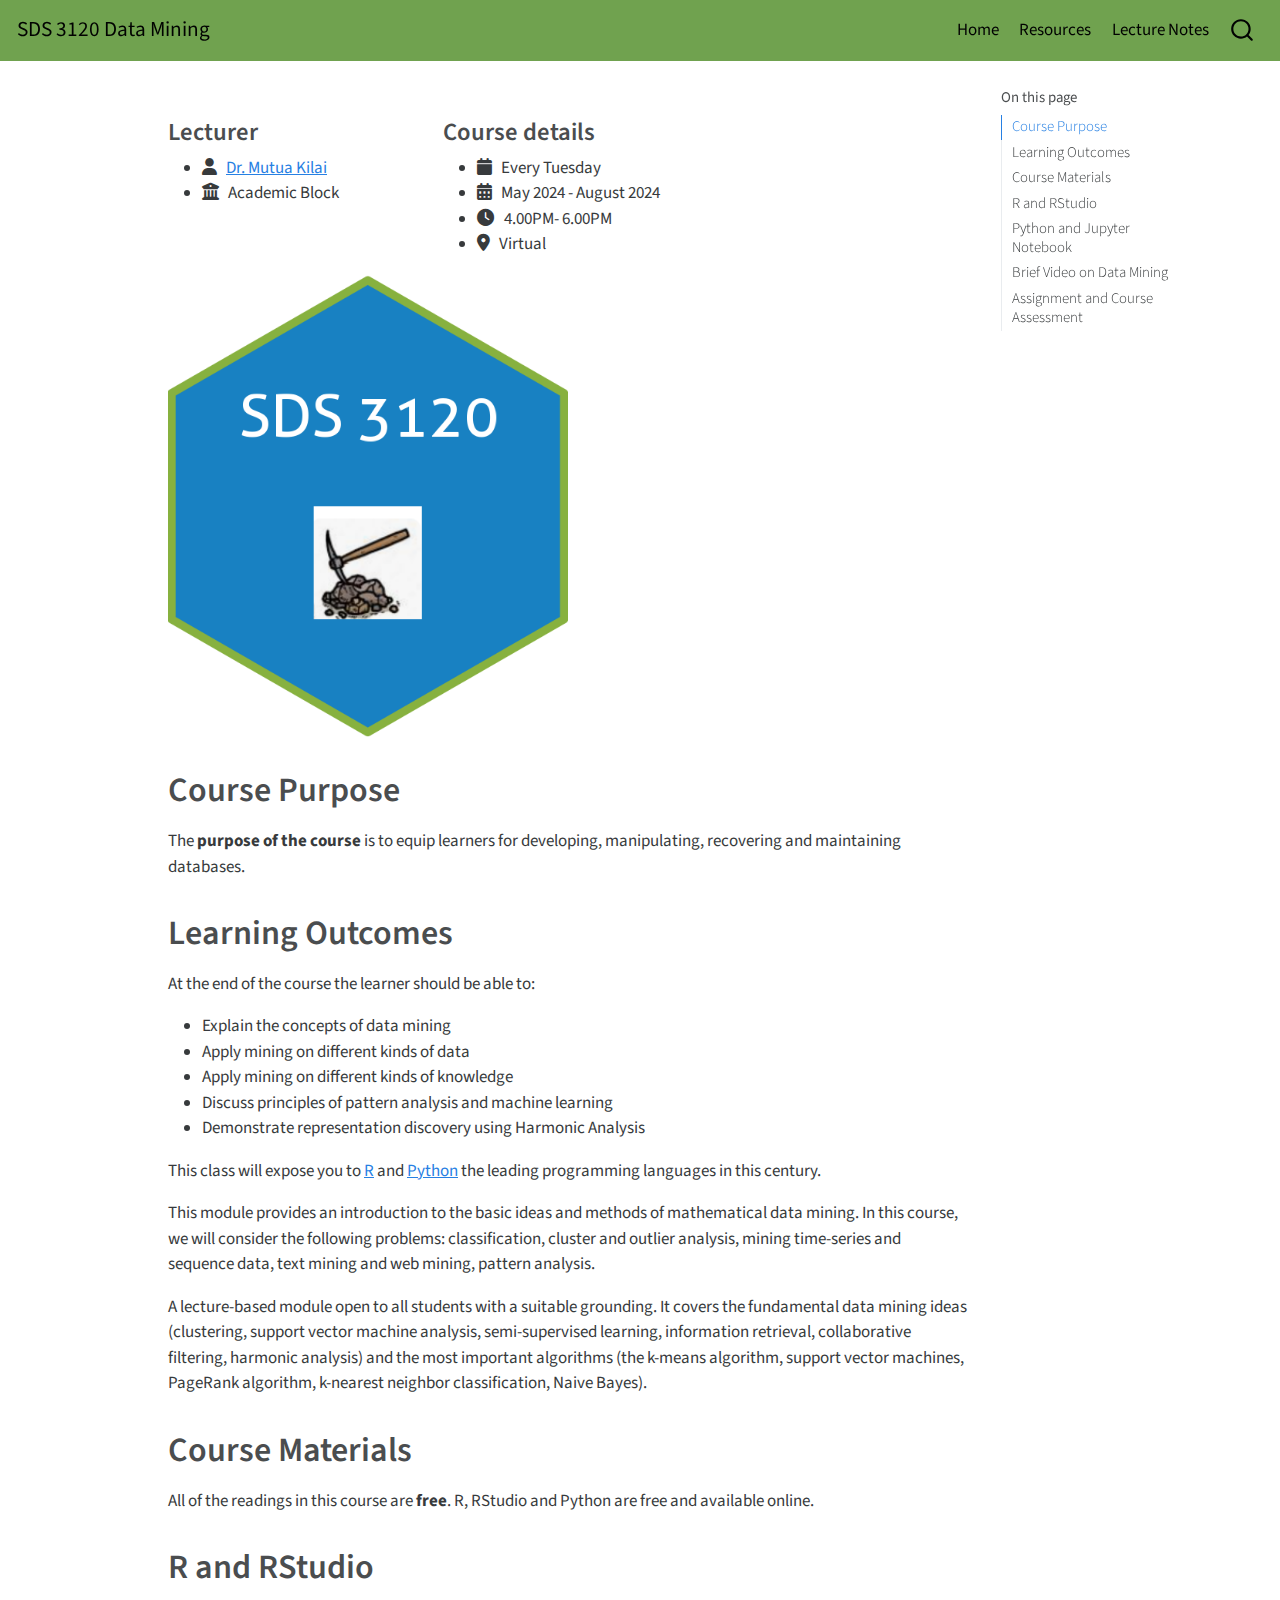
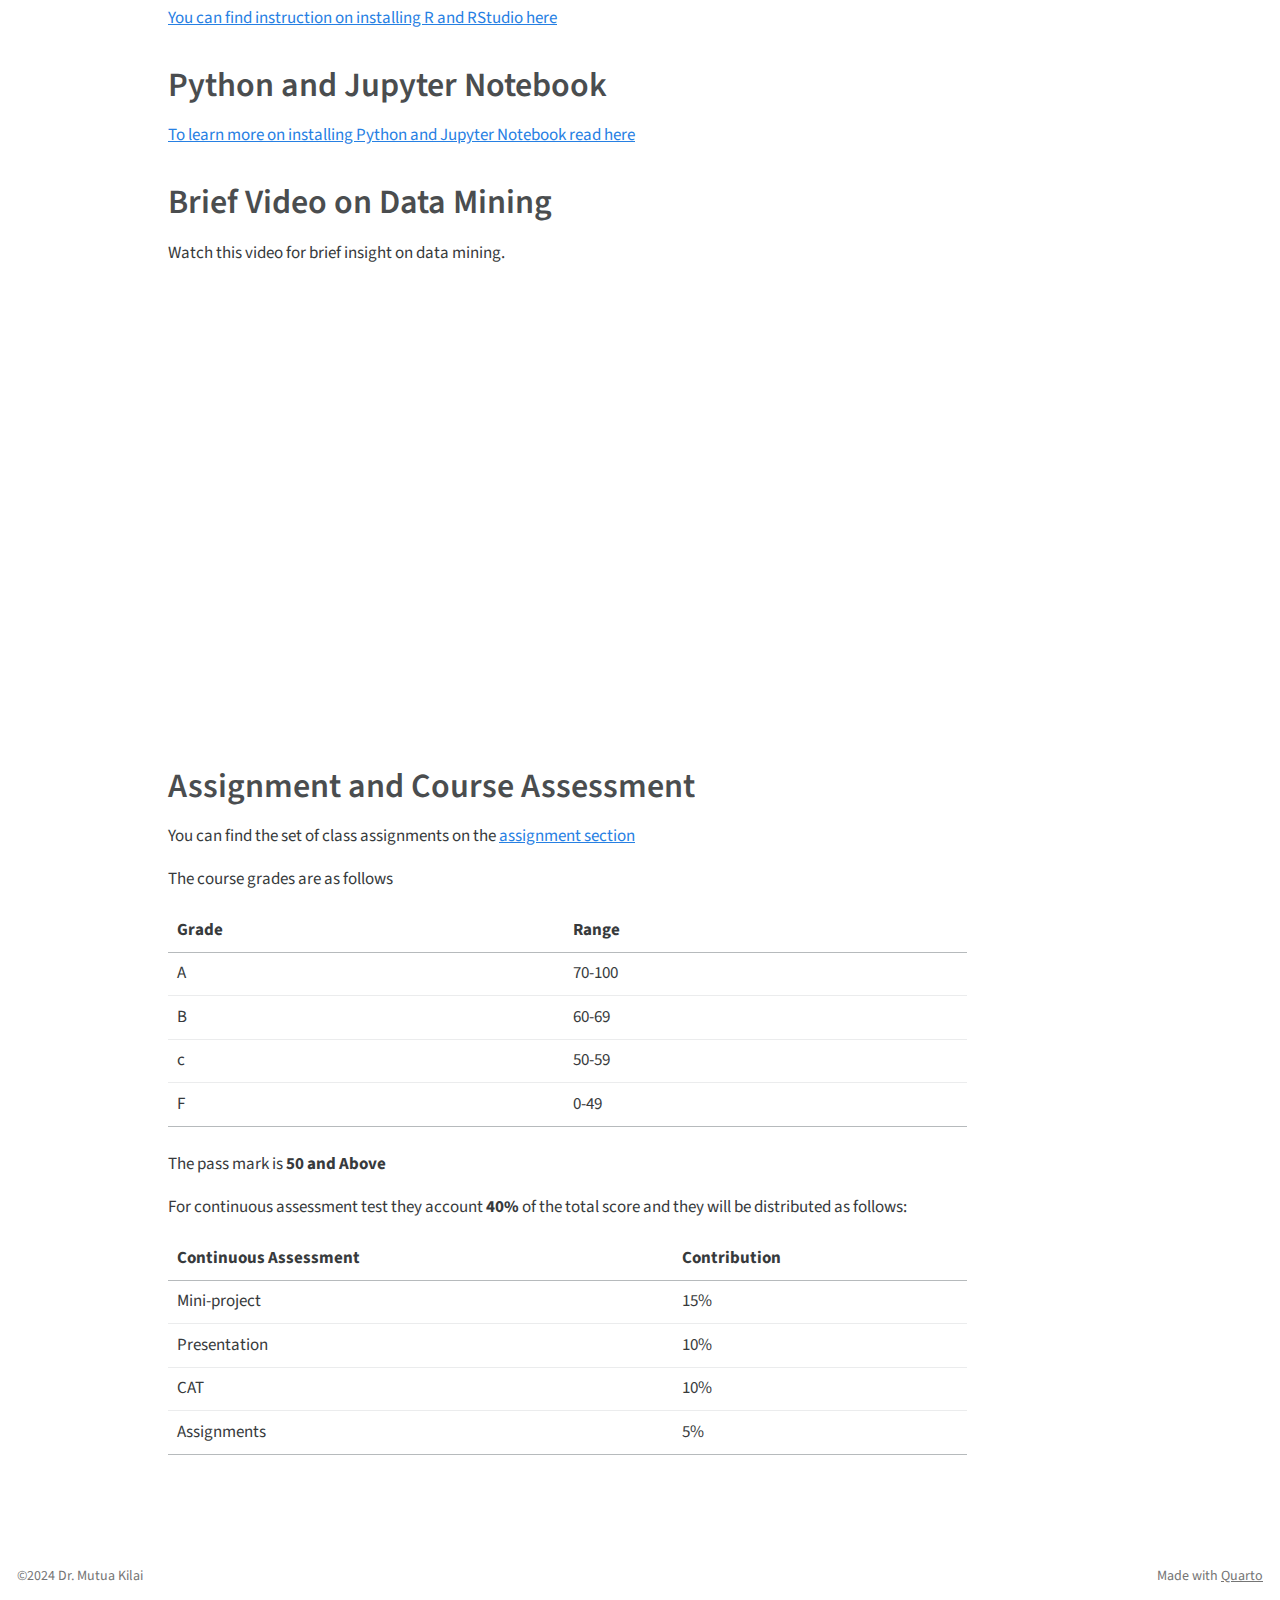
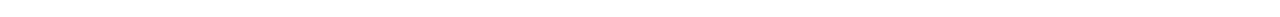
<file: docs/index.html>
<!DOCTYPE html>
<html xmlns="http://www.w3.org/1999/xhtml" lang="en" xml:lang="en"><head>

<meta charset="utf-8">
<meta name="generator" content="quarto-1.3.450">

<meta name="viewport" content="width=device-width, initial-scale=1.0, user-scalable=yes">


<title>SDS 3120 Data Mining -</title>
<style>
code{white-space: pre-wrap;}
span.smallcaps{font-variant: small-caps;}
div.columns{display: flex; gap: min(4vw, 1.5em);}
div.column{flex: auto; overflow-x: auto;}
div.hanging-indent{margin-left: 1.5em; text-indent: -1.5em;}
ul.task-list{list-style: none;}
ul.task-list li input[type="checkbox"] {
  width: 0.8em;
  margin: 0 0.8em 0.2em -1em; /* quarto-specific, see https://github.com/quarto-dev/quarto-cli/issues/4556 */ 
  vertical-align: middle;
}
</style>


<script src="site_libs/quarto-nav/quarto-nav.js"></script>
<script src="site_libs/quarto-nav/headroom.min.js"></script>
<script src="site_libs/clipboard/clipboard.min.js"></script>
<script src="site_libs/quarto-search/autocomplete.umd.js"></script>
<script src="site_libs/quarto-search/fuse.min.js"></script>
<script src="site_libs/quarto-search/quarto-search.js"></script>
<meta name="quarto:offset" content="./">
<link href="./files/imgfile.png" rel="icon" type="image/png">
<script src="site_libs/quarto-html/quarto.js"></script>
<script src="site_libs/quarto-html/popper.min.js"></script>
<script src="site_libs/quarto-html/tippy.umd.min.js"></script>
<script src="site_libs/quarto-html/anchor.min.js"></script>
<link href="site_libs/quarto-html/tippy.css" rel="stylesheet">
<link href="site_libs/quarto-html/quarto-syntax-highlighting.css" rel="stylesheet" id="quarto-text-highlighting-styles">
<script src="site_libs/bootstrap/bootstrap.min.js"></script>
<link href="site_libs/bootstrap/bootstrap-icons.css" rel="stylesheet">
<link href="site_libs/bootstrap/bootstrap.min.css" rel="stylesheet" id="quarto-bootstrap" data-mode="light">
<link href="site_libs/quarto-contrib/fontawesome6-0.1.0/all.css" rel="stylesheet">
<link href="site_libs/quarto-contrib/fontawesome6-0.1.0/latex-fontsize.css" rel="stylesheet">
<script id="quarto-search-options" type="application/json">{
  "location": "navbar",
  "copy-button": false,
  "collapse-after": 3,
  "panel-placement": "end",
  "type": "overlay",
  "limit": 20,
  "language": {
    "search-no-results-text": "No results",
    "search-matching-documents-text": "matching documents",
    "search-copy-link-title": "Copy link to search",
    "search-hide-matches-text": "Hide additional matches",
    "search-more-match-text": "more match in this document",
    "search-more-matches-text": "more matches in this document",
    "search-clear-button-title": "Clear",
    "search-detached-cancel-button-title": "Cancel",
    "search-submit-button-title": "Submit",
    "search-label": "Search"
  }
}</script>


<link rel="stylesheet" href="styles.css">
</head>

<body class="nav-fixed">

<div id="quarto-search-results"></div>
  <header id="quarto-header" class="headroom fixed-top">
    <nav class="navbar navbar-expand-lg navbar-dark ">
      <div class="navbar-container container-fluid">
      <div class="navbar-brand-container">
    <a class="navbar-brand" href="./index.html">
    <span class="navbar-title">SDS 3120 Data Mining</span>
    </a>
  </div>
            <div id="quarto-search" class="" title="Search"></div>
          <button class="navbar-toggler" type="button" data-bs-toggle="collapse" data-bs-target="#navbarCollapse" aria-controls="navbarCollapse" aria-expanded="false" aria-label="Toggle navigation" onclick="if (window.quartoToggleHeadroom) { window.quartoToggleHeadroom(); }">
  <span class="navbar-toggler-icon"></span>
</button>
          <div class="collapse navbar-collapse" id="navbarCollapse">
            <ul class="navbar-nav navbar-nav-scroll ms-auto">
  <li class="nav-item">
    <a class="nav-link active" href="./index.html" rel="" target="" aria-current="page">
 <span class="menu-text">Home</span></a>
  </li>  
  <li class="nav-item">
    <a class="nav-link" href="./resources.html" rel="" target="">
 <span class="menu-text">Resources</span></a>
  </li>  
  <li class="nav-item">
    <a class="nav-link" href="./lectures.html" rel="" target="">
 <span class="menu-text">Lecture Notes</span></a>
  </li>  
</ul>
            <div class="quarto-navbar-tools">
</div>
          </div> <!-- /navcollapse -->
      </div> <!-- /container-fluid -->
    </nav>
</header>
<!-- content -->
<div id="quarto-content" class="quarto-container page-columns page-rows-contents page-layout-article page-navbar">
<!-- sidebar -->
<!-- margin-sidebar -->
    <div id="quarto-margin-sidebar" class="sidebar margin-sidebar">
        <nav id="TOC" role="doc-toc" class="toc-active">
    <h2 id="toc-title">On this page</h2>
   
  <ul>
  <li><a href="#course-purpose" id="toc-course-purpose" class="nav-link active" data-scroll-target="#course-purpose">Course Purpose</a></li>
  <li><a href="#learning-outcomes" id="toc-learning-outcomes" class="nav-link" data-scroll-target="#learning-outcomes">Learning Outcomes</a></li>
  <li><a href="#course-materials" id="toc-course-materials" class="nav-link" data-scroll-target="#course-materials">Course Materials</a></li>
  <li><a href="#r-and-rstudio" id="toc-r-and-rstudio" class="nav-link" data-scroll-target="#r-and-rstudio">R and RStudio</a></li>
  <li><a href="#python-and-jupyter-notebook" id="toc-python-and-jupyter-notebook" class="nav-link" data-scroll-target="#python-and-jupyter-notebook">Python and Jupyter Notebook</a></li>
  <li><a href="#brief-video-on-data-mining" id="toc-brief-video-on-data-mining" class="nav-link" data-scroll-target="#brief-video-on-data-mining">Brief Video on Data Mining</a></li>
  <li><a href="#assignment-and-course-assessment" id="toc-assignment-and-course-assessment" class="nav-link" data-scroll-target="#assignment-and-course-assessment">Assignment and Course Assessment</a></li>
  </ul>
</nav>
    </div>
<!-- main -->
<main class="content" id="quarto-document-content">



<div class="home">
<div class="grid course-details">
<section id="lecturer" class="level3 g-col-12 g-col-sm-6 g-col-md-4">
<h3 class="anchored" data-anchor-id="lecturer">Lecturer</h3>
<ul>
<li><i class="fa-solid fa-user" aria-label="user"></i> &nbsp; <a href="https://sam-mutua.github.io/work/">Dr.&nbsp;Mutua Kilai</a></li>
<li><i class="fa-solid fa-university" aria-label="university"></i> &nbsp; Academic Block</li>
</ul>
</section>
<section id="course-details" class="level3 g-col-12 g-col-sm-6 g-col-md-4">
<h3 class="anchored" data-anchor-id="course-details">Course details</h3>
<ul>
<li><i class="fa-solid fa-calendar" aria-label="calendar"></i> &nbsp; Every Tuesday</li>
<li><i class="fa-solid fa-calendar-alt" aria-label="calendar-alt"></i> &nbsp; May 2024 - August 2024</li>
<li><i class="fa-solid fa-clock" aria-label="clock"></i> &nbsp; 4.00PM- 6.00PM</li>
<li><i class="fa-solid fa-location-dot" aria-label="location-dot"></i> &nbsp; Virtual</li>
</ul>
</section>
</div>
</div>
<p><img src=".\files/imgfile.png" class="img-fluid" style="width:50.0%"></p>
<section id="course-purpose" class="level1">
<h1>Course Purpose</h1>
<p>The <strong>purpose of the course</strong> is to equip learners for developing, manipulating, recovering and maintaining databases.</p>
</section>
<section id="learning-outcomes" class="level1">
<h1>Learning Outcomes</h1>
<p>At the end of the course the learner should be able to:</p>
<ul>
<li>Explain the concepts of data mining</li>
<li>Apply mining on different kinds of data</li>
<li>Apply mining on different kinds of knowledge</li>
<li>Discuss principles of pattern analysis and machine learning</li>
<li>Demonstrate representation discovery using Harmonic Analysis</li>
</ul>
<p>This class will expose you to <a href="https://www.r-project.org/">R</a> and <a href="https://www.python.org/">Python</a> the leading programming languages in this century.</p>
<p>This module provides an introduction to the basic ideas and methods of mathematical data mining. In this course, we will consider the following problems: classification, cluster and outlier analysis, mining time-series and sequence data, text mining and web mining, pattern analysis.</p>
<p>A lecture-based module open to all students with a suitable grounding. It covers the fundamental data mining ideas (clustering, support vector machine analysis, semi-supervised learning, information retrieval, collaborative filtering, harmonic analysis) and the most important algorithms (the k-means algorithm, support vector machines, PageRank algorithm, k-nearest neighbor classification, Naive Bayes).</p>
</section>
<section id="course-materials" class="level1">
<h1>Course Materials</h1>
<p>All of the readings in this course are <strong>free</strong>. R, RStudio and Python are free and available online.</p>
</section>
<section id="r-and-rstudio" class="level1">
<h1>R and RStudio</h1>
<p><a href="./resource/r.html">You can find instruction on installing R and RStudio here</a></p>
</section>
<section id="python-and-jupyter-notebook" class="level1">
<h1>Python and Jupyter Notebook</h1>
<p><a href="./resource/python.html">To learn more on installing Python and Jupyter Notebook read here</a></p>
</section>
<section id="brief-video-on-data-mining" class="level1">
<h1>Brief Video on Data Mining</h1>
<p>Watch this video for brief insight on data mining.</p>
<div class="ratio ratio-16x9">
<iframe width="912" height="513" src="https://www.youtube.com/embed/mOfPG5ZIY-k" title="What is Data Mining and Why is it Important?" frameborder="0" allow="accelerometer; autoplay; clipboard-write; encrypted-media; gyroscope; picture-in-picture; web-share" referrerpolicy="strict-origin-when-cross-origin" allowfullscreen="">
</iframe>
</div>
</section>
<section id="assignment-and-course-assessment" class="level1">
<h1>Assignment and Course Assessment</h1>
<p>You can find the set of class assignments on the <a href="./assignment/assignment.html">assignment section</a></p>
<p>The course grades are as follows</p>
<table class="table">
<thead>
<tr class="header">
<th>Grade</th>
<th>Range</th>
</tr>
</thead>
<tbody>
<tr class="odd">
<td>A</td>
<td>70-100</td>
</tr>
<tr class="even">
<td>B</td>
<td>60-69</td>
</tr>
<tr class="odd">
<td>c</td>
<td>50-59</td>
</tr>
<tr class="even">
<td>F</td>
<td>0-49</td>
</tr>
</tbody>
</table>
<p>The pass mark is <strong>50 and Above</strong></p>
<p>For continuous assessment test they account <strong>40%</strong> of the total score and they will be distributed as follows:</p>
<table class="table">
<thead>
<tr class="header">
<th>Continuous Assessment</th>
<th>Contribution</th>
</tr>
</thead>
<tbody>
<tr class="odd">
<td>Mini-project</td>
<td>15%</td>
</tr>
<tr class="even">
<td>Presentation</td>
<td>10%</td>
</tr>
<tr class="odd">
<td>CAT</td>
<td>10%</td>
</tr>
<tr class="even">
<td>Assignments</td>
<td>5%</td>
</tr>
</tbody>
</table>


</section>

</main> <!-- /main -->
<script id="quarto-html-after-body" type="application/javascript">
window.document.addEventListener("DOMContentLoaded", function (event) {
  const toggleBodyColorMode = (bsSheetEl) => {
    const mode = bsSheetEl.getAttribute("data-mode");
    const bodyEl = window.document.querySelector("body");
    if (mode === "dark") {
      bodyEl.classList.add("quarto-dark");
      bodyEl.classList.remove("quarto-light");
    } else {
      bodyEl.classList.add("quarto-light");
      bodyEl.classList.remove("quarto-dark");
    }
  }
  const toggleBodyColorPrimary = () => {
    const bsSheetEl = window.document.querySelector("link#quarto-bootstrap");
    if (bsSheetEl) {
      toggleBodyColorMode(bsSheetEl);
    }
  }
  toggleBodyColorPrimary();  
  const icon = "";
  const anchorJS = new window.AnchorJS();
  anchorJS.options = {
    placement: 'right',
    icon: icon
  };
  anchorJS.add('.anchored');
  const isCodeAnnotation = (el) => {
    for (const clz of el.classList) {
      if (clz.startsWith('code-annotation-')) {                     
        return true;
      }
    }
    return false;
  }
  const clipboard = new window.ClipboardJS('.code-copy-button', {
    text: function(trigger) {
      const codeEl = trigger.previousElementSibling.cloneNode(true);
      for (const childEl of codeEl.children) {
        if (isCodeAnnotation(childEl)) {
          childEl.remove();
        }
      }
      return codeEl.innerText;
    }
  });
  clipboard.on('success', function(e) {
    // button target
    const button = e.trigger;
    // don't keep focus
    button.blur();
    // flash "checked"
    button.classList.add('code-copy-button-checked');
    var currentTitle = button.getAttribute("title");
    button.setAttribute("title", "Copied!");
    let tooltip;
    if (window.bootstrap) {
      button.setAttribute("data-bs-toggle", "tooltip");
      button.setAttribute("data-bs-placement", "left");
      button.setAttribute("data-bs-title", "Copied!");
      tooltip = new bootstrap.Tooltip(button, 
        { trigger: "manual", 
          customClass: "code-copy-button-tooltip",
          offset: [0, -8]});
      tooltip.show();    
    }
    setTimeout(function() {
      if (tooltip) {
        tooltip.hide();
        button.removeAttribute("data-bs-title");
        button.removeAttribute("data-bs-toggle");
        button.removeAttribute("data-bs-placement");
      }
      button.setAttribute("title", currentTitle);
      button.classList.remove('code-copy-button-checked');
    }, 1000);
    // clear code selection
    e.clearSelection();
  });
  function tippyHover(el, contentFn) {
    const config = {
      allowHTML: true,
      content: contentFn,
      maxWidth: 500,
      delay: 100,
      arrow: false,
      appendTo: function(el) {
          return el.parentElement;
      },
      interactive: true,
      interactiveBorder: 10,
      theme: 'quarto',
      placement: 'bottom-start'
    };
    window.tippy(el, config); 
  }
  const noterefs = window.document.querySelectorAll('a[role="doc-noteref"]');
  for (var i=0; i<noterefs.length; i++) {
    const ref = noterefs[i];
    tippyHover(ref, function() {
      // use id or data attribute instead here
      let href = ref.getAttribute('data-footnote-href') || ref.getAttribute('href');
      try { href = new URL(href).hash; } catch {}
      const id = href.replace(/^#\/?/, "");
      const note = window.document.getElementById(id);
      return note.innerHTML;
    });
  }
      let selectedAnnoteEl;
      const selectorForAnnotation = ( cell, annotation) => {
        let cellAttr = 'data-code-cell="' + cell + '"';
        let lineAttr = 'data-code-annotation="' +  annotation + '"';
        const selector = 'span[' + cellAttr + '][' + lineAttr + ']';
        return selector;
      }
      const selectCodeLines = (annoteEl) => {
        const doc = window.document;
        const targetCell = annoteEl.getAttribute("data-target-cell");
        const targetAnnotation = annoteEl.getAttribute("data-target-annotation");
        const annoteSpan = window.document.querySelector(selectorForAnnotation(targetCell, targetAnnotation));
        const lines = annoteSpan.getAttribute("data-code-lines").split(",");
        const lineIds = lines.map((line) => {
          return targetCell + "-" + line;
        })
        let top = null;
        let height = null;
        let parent = null;
        if (lineIds.length > 0) {
            //compute the position of the single el (top and bottom and make a div)
            const el = window.document.getElementById(lineIds[0]);
            top = el.offsetTop;
            height = el.offsetHeight;
            parent = el.parentElement.parentElement;
          if (lineIds.length > 1) {
            const lastEl = window.document.getElementById(lineIds[lineIds.length - 1]);
            const bottom = lastEl.offsetTop + lastEl.offsetHeight;
            height = bottom - top;
          }
          if (top !== null && height !== null && parent !== null) {
            // cook up a div (if necessary) and position it 
            let div = window.document.getElementById("code-annotation-line-highlight");
            if (div === null) {
              div = window.document.createElement("div");
              div.setAttribute("id", "code-annotation-line-highlight");
              div.style.position = 'absolute';
              parent.appendChild(div);
            }
            div.style.top = top - 2 + "px";
            div.style.height = height + 4 + "px";
            let gutterDiv = window.document.getElementById("code-annotation-line-highlight-gutter");
            if (gutterDiv === null) {
              gutterDiv = window.document.createElement("div");
              gutterDiv.setAttribute("id", "code-annotation-line-highlight-gutter");
              gutterDiv.style.position = 'absolute';
              const codeCell = window.document.getElementById(targetCell);
              const gutter = codeCell.querySelector('.code-annotation-gutter');
              gutter.appendChild(gutterDiv);
            }
            gutterDiv.style.top = top - 2 + "px";
            gutterDiv.style.height = height + 4 + "px";
          }
          selectedAnnoteEl = annoteEl;
        }
      };
      const unselectCodeLines = () => {
        const elementsIds = ["code-annotation-line-highlight", "code-annotation-line-highlight-gutter"];
        elementsIds.forEach((elId) => {
          const div = window.document.getElementById(elId);
          if (div) {
            div.remove();
          }
        });
        selectedAnnoteEl = undefined;
      };
      // Attach click handler to the DT
      const annoteDls = window.document.querySelectorAll('dt[data-target-cell]');
      for (const annoteDlNode of annoteDls) {
        annoteDlNode.addEventListener('click', (event) => {
          const clickedEl = event.target;
          if (clickedEl !== selectedAnnoteEl) {
            unselectCodeLines();
            const activeEl = window.document.querySelector('dt[data-target-cell].code-annotation-active');
            if (activeEl) {
              activeEl.classList.remove('code-annotation-active');
            }
            selectCodeLines(clickedEl);
            clickedEl.classList.add('code-annotation-active');
          } else {
            // Unselect the line
            unselectCodeLines();
            clickedEl.classList.remove('code-annotation-active');
          }
        });
      }
  const findCites = (el) => {
    const parentEl = el.parentElement;
    if (parentEl) {
      const cites = parentEl.dataset.cites;
      if (cites) {
        return {
          el,
          cites: cites.split(' ')
        };
      } else {
        return findCites(el.parentElement)
      }
    } else {
      return undefined;
    }
  };
  var bibliorefs = window.document.querySelectorAll('a[role="doc-biblioref"]');
  for (var i=0; i<bibliorefs.length; i++) {
    const ref = bibliorefs[i];
    const citeInfo = findCites(ref);
    if (citeInfo) {
      tippyHover(citeInfo.el, function() {
        var popup = window.document.createElement('div');
        citeInfo.cites.forEach(function(cite) {
          var citeDiv = window.document.createElement('div');
          citeDiv.classList.add('hanging-indent');
          citeDiv.classList.add('csl-entry');
          var biblioDiv = window.document.getElementById('ref-' + cite);
          if (biblioDiv) {
            citeDiv.innerHTML = biblioDiv.innerHTML;
          }
          popup.appendChild(citeDiv);
        });
        return popup.innerHTML;
      });
    }
  }
});
</script>
</div> <!-- /content -->
<footer class="footer">
  <div class="nav-footer">
    <div class="nav-footer-left">©2024 Dr.&nbsp;Mutua Kilai</div>   
    <div class="nav-footer-center">
      &nbsp;
    </div>
    <div class="nav-footer-right">Made with <a href="https://quarto.org/">Quarto</a></div>
  </div>
</footer>



</body></html>
</file>
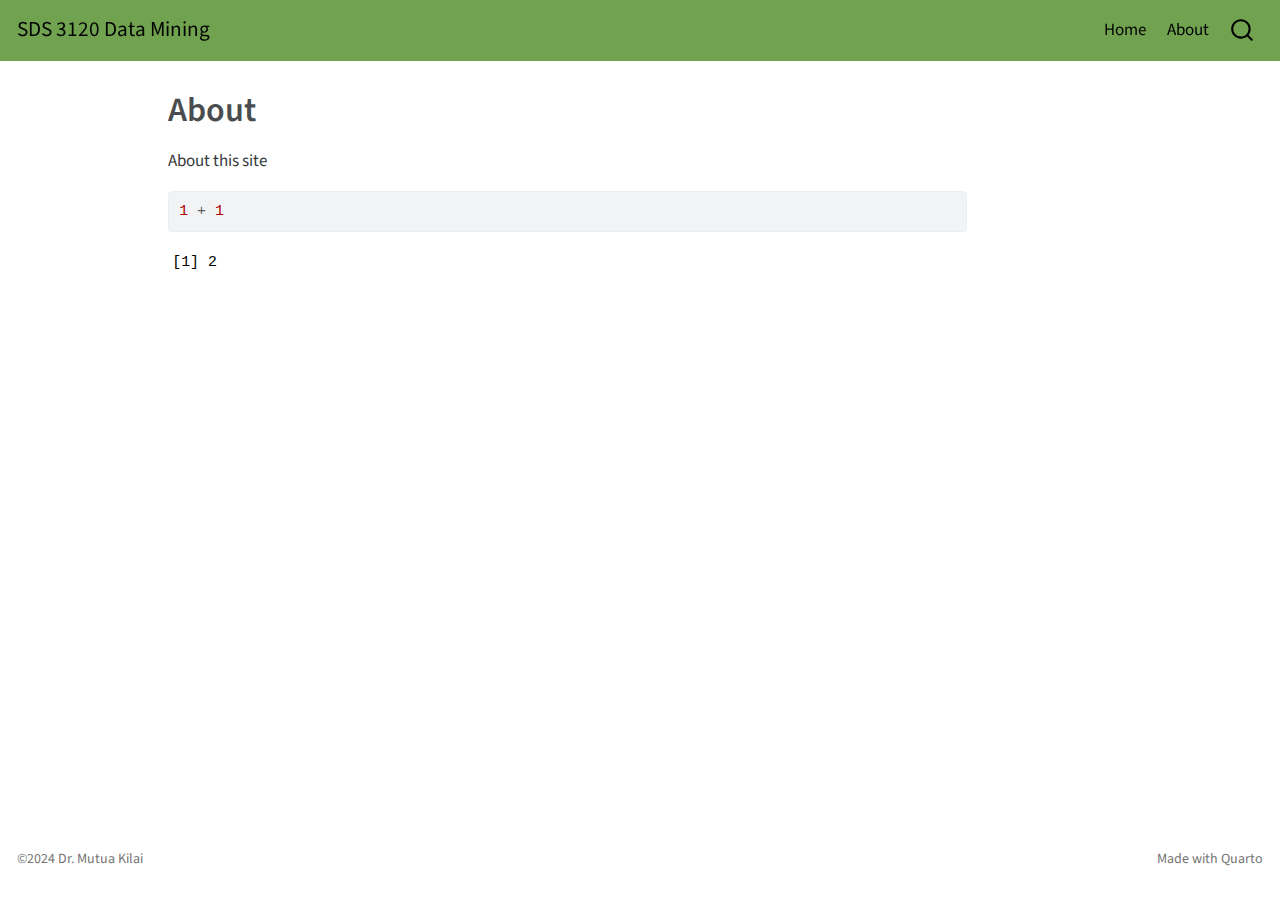
<file: docs/about.html>
<!DOCTYPE html>
<html xmlns="http://www.w3.org/1999/xhtml" lang="en" xml:lang="en"><head>

<meta charset="utf-8">
<meta name="generator" content="quarto-1.3.450">

<meta name="viewport" content="width=device-width, initial-scale=1.0, user-scalable=yes">


<title>SDS 3120 Data Mining - About</title>
<style>
code{white-space: pre-wrap;}
span.smallcaps{font-variant: small-caps;}
div.columns{display: flex; gap: min(4vw, 1.5em);}
div.column{flex: auto; overflow-x: auto;}
div.hanging-indent{margin-left: 1.5em; text-indent: -1.5em;}
ul.task-list{list-style: none;}
ul.task-list li input[type="checkbox"] {
  width: 0.8em;
  margin: 0 0.8em 0.2em -1em; /* quarto-specific, see https://github.com/quarto-dev/quarto-cli/issues/4556 */ 
  vertical-align: middle;
}
/* CSS for syntax highlighting */
pre > code.sourceCode { white-space: pre; position: relative; }
pre > code.sourceCode > span { display: inline-block; line-height: 1.25; }
pre > code.sourceCode > span:empty { height: 1.2em; }
.sourceCode { overflow: visible; }
code.sourceCode > span { color: inherit; text-decoration: inherit; }
div.sourceCode { margin: 1em 0; }
pre.sourceCode { margin: 0; }
@media screen {
div.sourceCode { overflow: auto; }
}
@media print {
pre > code.sourceCode { white-space: pre-wrap; }
pre > code.sourceCode > span { text-indent: -5em; padding-left: 5em; }
}
pre.numberSource code
  { counter-reset: source-line 0; }
pre.numberSource code > span
  { position: relative; left: -4em; counter-increment: source-line; }
pre.numberSource code > span > a:first-child::before
  { content: counter(source-line);
    position: relative; left: -1em; text-align: right; vertical-align: baseline;
    border: none; display: inline-block;
    -webkit-touch-callout: none; -webkit-user-select: none;
    -khtml-user-select: none; -moz-user-select: none;
    -ms-user-select: none; user-select: none;
    padding: 0 4px; width: 4em;
  }
pre.numberSource { margin-left: 3em;  padding-left: 4px; }
div.sourceCode
  {   }
@media screen {
pre > code.sourceCode > span > a:first-child::before { text-decoration: underline; }
}
</style>


<script src="site_libs/quarto-nav/quarto-nav.js"></script>
<script src="site_libs/quarto-nav/headroom.min.js"></script>
<script src="site_libs/clipboard/clipboard.min.js"></script>
<script src="site_libs/quarto-search/autocomplete.umd.js"></script>
<script src="site_libs/quarto-search/fuse.min.js"></script>
<script src="site_libs/quarto-search/quarto-search.js"></script>
<meta name="quarto:offset" content="./">
<script src="site_libs/quarto-html/quarto.js"></script>
<script src="site_libs/quarto-html/popper.min.js"></script>
<script src="site_libs/quarto-html/tippy.umd.min.js"></script>
<script src="site_libs/quarto-html/anchor.min.js"></script>
<link href="site_libs/quarto-html/tippy.css" rel="stylesheet">
<link href="site_libs/quarto-html/quarto-syntax-highlighting.css" rel="stylesheet" id="quarto-text-highlighting-styles">
<script src="site_libs/bootstrap/bootstrap.min.js"></script>
<link href="site_libs/bootstrap/bootstrap-icons.css" rel="stylesheet">
<link href="site_libs/bootstrap/bootstrap.min.css" rel="stylesheet" id="quarto-bootstrap" data-mode="light">
<script id="quarto-search-options" type="application/json">{
  "location": "navbar",
  "copy-button": false,
  "collapse-after": 3,
  "panel-placement": "end",
  "type": "overlay",
  "limit": 20,
  "language": {
    "search-no-results-text": "No results",
    "search-matching-documents-text": "matching documents",
    "search-copy-link-title": "Copy link to search",
    "search-hide-matches-text": "Hide additional matches",
    "search-more-match-text": "more match in this document",
    "search-more-matches-text": "more matches in this document",
    "search-clear-button-title": "Clear",
    "search-detached-cancel-button-title": "Cancel",
    "search-submit-button-title": "Submit",
    "search-label": "Search"
  }
}</script>


<link rel="stylesheet" href="styles.css">
</head>

<body class="nav-fixed">

<div id="quarto-search-results"></div>
  <header id="quarto-header" class="headroom fixed-top">
    <nav class="navbar navbar-expand-lg navbar-dark ">
      <div class="navbar-container container-fluid">
      <div class="navbar-brand-container">
    <a class="navbar-brand" href="./index.html">
    <span class="navbar-title">SDS 3120 Data Mining</span>
    </a>
  </div>
            <div id="quarto-search" class="" title="Search"></div>
          <button class="navbar-toggler" type="button" data-bs-toggle="collapse" data-bs-target="#navbarCollapse" aria-controls="navbarCollapse" aria-expanded="false" aria-label="Toggle navigation" onclick="if (window.quartoToggleHeadroom) { window.quartoToggleHeadroom(); }">
  <span class="navbar-toggler-icon"></span>
</button>
          <div class="collapse navbar-collapse" id="navbarCollapse">
            <ul class="navbar-nav navbar-nav-scroll ms-auto">
  <li class="nav-item">
    <a class="nav-link" href="./index.html" rel="" target="">
 <span class="menu-text">Home</span></a>
  </li>  
  <li class="nav-item">
    <a class="nav-link active" href="./about.html" rel="" target="" aria-current="page">
 <span class="menu-text">About</span></a>
  </li>  
</ul>
            <div class="quarto-navbar-tools">
</div>
          </div> <!-- /navcollapse -->
      </div> <!-- /container-fluid -->
    </nav>
</header>
<!-- content -->
<div id="quarto-content" class="quarto-container page-columns page-rows-contents page-layout-article page-navbar">
<!-- sidebar -->
<!-- margin-sidebar -->
    <div id="quarto-margin-sidebar" class="sidebar margin-sidebar">
        
    </div>
<!-- main -->
<main class="content" id="quarto-document-content">

<header id="title-block-header" class="quarto-title-block default">
<div class="quarto-title">
<h1 class="title">About</h1>
</div>



<div class="quarto-title-meta">

    
  
    
  </div>
  

</header>

<p>About this site</p>
<div class="cell">
<div class="sourceCode cell-code" id="cb1"><pre class="sourceCode r code-with-copy"><code class="sourceCode r"><span id="cb1-1"><a href="#cb1-1" aria-hidden="true" tabindex="-1"></a><span class="dv">1</span> <span class="sc">+</span> <span class="dv">1</span></span></code><button title="Copy to Clipboard" class="code-copy-button"><i class="bi"></i></button></pre></div>
<div class="cell-output cell-output-stdout">
<pre><code>[1] 2</code></pre>
</div>
</div>



</main> <!-- /main -->
<script id="quarto-html-after-body" type="application/javascript">
window.document.addEventListener("DOMContentLoaded", function (event) {
  const toggleBodyColorMode = (bsSheetEl) => {
    const mode = bsSheetEl.getAttribute("data-mode");
    const bodyEl = window.document.querySelector("body");
    if (mode === "dark") {
      bodyEl.classList.add("quarto-dark");
      bodyEl.classList.remove("quarto-light");
    } else {
      bodyEl.classList.add("quarto-light");
      bodyEl.classList.remove("quarto-dark");
    }
  }
  const toggleBodyColorPrimary = () => {
    const bsSheetEl = window.document.querySelector("link#quarto-bootstrap");
    if (bsSheetEl) {
      toggleBodyColorMode(bsSheetEl);
    }
  }
  toggleBodyColorPrimary();  
  const icon = "";
  const anchorJS = new window.AnchorJS();
  anchorJS.options = {
    placement: 'right',
    icon: icon
  };
  anchorJS.add('.anchored');
  const isCodeAnnotation = (el) => {
    for (const clz of el.classList) {
      if (clz.startsWith('code-annotation-')) {                     
        return true;
      }
    }
    return false;
  }
  const clipboard = new window.ClipboardJS('.code-copy-button', {
    text: function(trigger) {
      const codeEl = trigger.previousElementSibling.cloneNode(true);
      for (const childEl of codeEl.children) {
        if (isCodeAnnotation(childEl)) {
          childEl.remove();
        }
      }
      return codeEl.innerText;
    }
  });
  clipboard.on('success', function(e) {
    // button target
    const button = e.trigger;
    // don't keep focus
    button.blur();
    // flash "checked"
    button.classList.add('code-copy-button-checked');
    var currentTitle = button.getAttribute("title");
    button.setAttribute("title", "Copied!");
    let tooltip;
    if (window.bootstrap) {
      button.setAttribute("data-bs-toggle", "tooltip");
      button.setAttribute("data-bs-placement", "left");
      button.setAttribute("data-bs-title", "Copied!");
      tooltip = new bootstrap.Tooltip(button, 
        { trigger: "manual", 
          customClass: "code-copy-button-tooltip",
          offset: [0, -8]});
      tooltip.show();    
    }
    setTimeout(function() {
      if (tooltip) {
        tooltip.hide();
        button.removeAttribute("data-bs-title");
        button.removeAttribute("data-bs-toggle");
        button.removeAttribute("data-bs-placement");
      }
      button.setAttribute("title", currentTitle);
      button.classList.remove('code-copy-button-checked');
    }, 1000);
    // clear code selection
    e.clearSelection();
  });
  function tippyHover(el, contentFn) {
    const config = {
      allowHTML: true,
      content: contentFn,
      maxWidth: 500,
      delay: 100,
      arrow: false,
      appendTo: function(el) {
          return el.parentElement;
      },
      interactive: true,
      interactiveBorder: 10,
      theme: 'quarto',
      placement: 'bottom-start'
    };
    window.tippy(el, config); 
  }
  const noterefs = window.document.querySelectorAll('a[role="doc-noteref"]');
  for (var i=0; i<noterefs.length; i++) {
    const ref = noterefs[i];
    tippyHover(ref, function() {
      // use id or data attribute instead here
      let href = ref.getAttribute('data-footnote-href') || ref.getAttribute('href');
      try { href = new URL(href).hash; } catch {}
      const id = href.replace(/^#\/?/, "");
      const note = window.document.getElementById(id);
      return note.innerHTML;
    });
  }
      let selectedAnnoteEl;
      const selectorForAnnotation = ( cell, annotation) => {
        let cellAttr = 'data-code-cell="' + cell + '"';
        let lineAttr = 'data-code-annotation="' +  annotation + '"';
        const selector = 'span[' + cellAttr + '][' + lineAttr + ']';
        return selector;
      }
      const selectCodeLines = (annoteEl) => {
        const doc = window.document;
        const targetCell = annoteEl.getAttribute("data-target-cell");
        const targetAnnotation = annoteEl.getAttribute("data-target-annotation");
        const annoteSpan = window.document.querySelector(selectorForAnnotation(targetCell, targetAnnotation));
        const lines = annoteSpan.getAttribute("data-code-lines").split(",");
        const lineIds = lines.map((line) => {
          return targetCell + "-" + line;
        })
        let top = null;
        let height = null;
        let parent = null;
        if (lineIds.length > 0) {
            //compute the position of the single el (top and bottom and make a div)
            const el = window.document.getElementById(lineIds[0]);
            top = el.offsetTop;
            height = el.offsetHeight;
            parent = el.parentElement.parentElement;
          if (lineIds.length > 1) {
            const lastEl = window.document.getElementById(lineIds[lineIds.length - 1]);
            const bottom = lastEl.offsetTop + lastEl.offsetHeight;
            height = bottom - top;
          }
          if (top !== null && height !== null && parent !== null) {
            // cook up a div (if necessary) and position it 
            let div = window.document.getElementById("code-annotation-line-highlight");
            if (div === null) {
              div = window.document.createElement("div");
              div.setAttribute("id", "code-annotation-line-highlight");
              div.style.position = 'absolute';
              parent.appendChild(div);
            }
            div.style.top = top - 2 + "px";
            div.style.height = height + 4 + "px";
            let gutterDiv = window.document.getElementById("code-annotation-line-highlight-gutter");
            if (gutterDiv === null) {
              gutterDiv = window.document.createElement("div");
              gutterDiv.setAttribute("id", "code-annotation-line-highlight-gutter");
              gutterDiv.style.position = 'absolute';
              const codeCell = window.document.getElementById(targetCell);
              const gutter = codeCell.querySelector('.code-annotation-gutter');
              gutter.appendChild(gutterDiv);
            }
            gutterDiv.style.top = top - 2 + "px";
            gutterDiv.style.height = height + 4 + "px";
          }
          selectedAnnoteEl = annoteEl;
        }
      };
      const unselectCodeLines = () => {
        const elementsIds = ["code-annotation-line-highlight", "code-annotation-line-highlight-gutter"];
        elementsIds.forEach((elId) => {
          const div = window.document.getElementById(elId);
          if (div) {
            div.remove();
          }
        });
        selectedAnnoteEl = undefined;
      };
      // Attach click handler to the DT
      const annoteDls = window.document.querySelectorAll('dt[data-target-cell]');
      for (const annoteDlNode of annoteDls) {
        annoteDlNode.addEventListener('click', (event) => {
          const clickedEl = event.target;
          if (clickedEl !== selectedAnnoteEl) {
            unselectCodeLines();
            const activeEl = window.document.querySelector('dt[data-target-cell].code-annotation-active');
            if (activeEl) {
              activeEl.classList.remove('code-annotation-active');
            }
            selectCodeLines(clickedEl);
            clickedEl.classList.add('code-annotation-active');
          } else {
            // Unselect the line
            unselectCodeLines();
            clickedEl.classList.remove('code-annotation-active');
          }
        });
      }
  const findCites = (el) => {
    const parentEl = el.parentElement;
    if (parentEl) {
      const cites = parentEl.dataset.cites;
      if (cites) {
        return {
          el,
          cites: cites.split(' ')
        };
      } else {
        return findCites(el.parentElement)
      }
    } else {
      return undefined;
    }
  };
  var bibliorefs = window.document.querySelectorAll('a[role="doc-biblioref"]');
  for (var i=0; i<bibliorefs.length; i++) {
    const ref = bibliorefs[i];
    const citeInfo = findCites(ref);
    if (citeInfo) {
      tippyHover(citeInfo.el, function() {
        var popup = window.document.createElement('div');
        citeInfo.cites.forEach(function(cite) {
          var citeDiv = window.document.createElement('div');
          citeDiv.classList.add('hanging-indent');
          citeDiv.classList.add('csl-entry');
          var biblioDiv = window.document.getElementById('ref-' + cite);
          if (biblioDiv) {
            citeDiv.innerHTML = biblioDiv.innerHTML;
          }
          popup.appendChild(citeDiv);
        });
        return popup.innerHTML;
      });
    }
  }
});
</script>
</div> <!-- /content -->
<footer class="footer">
  <div class="nav-footer">
    <div class="nav-footer-left">©2024 Dr.&nbsp;Mutua Kilai</div>   
    <div class="nav-footer-center">
      &nbsp;
    </div>
    <div class="nav-footer-right">Made with Quarto</div>
  </div>
</footer>



</body></html>
</file>
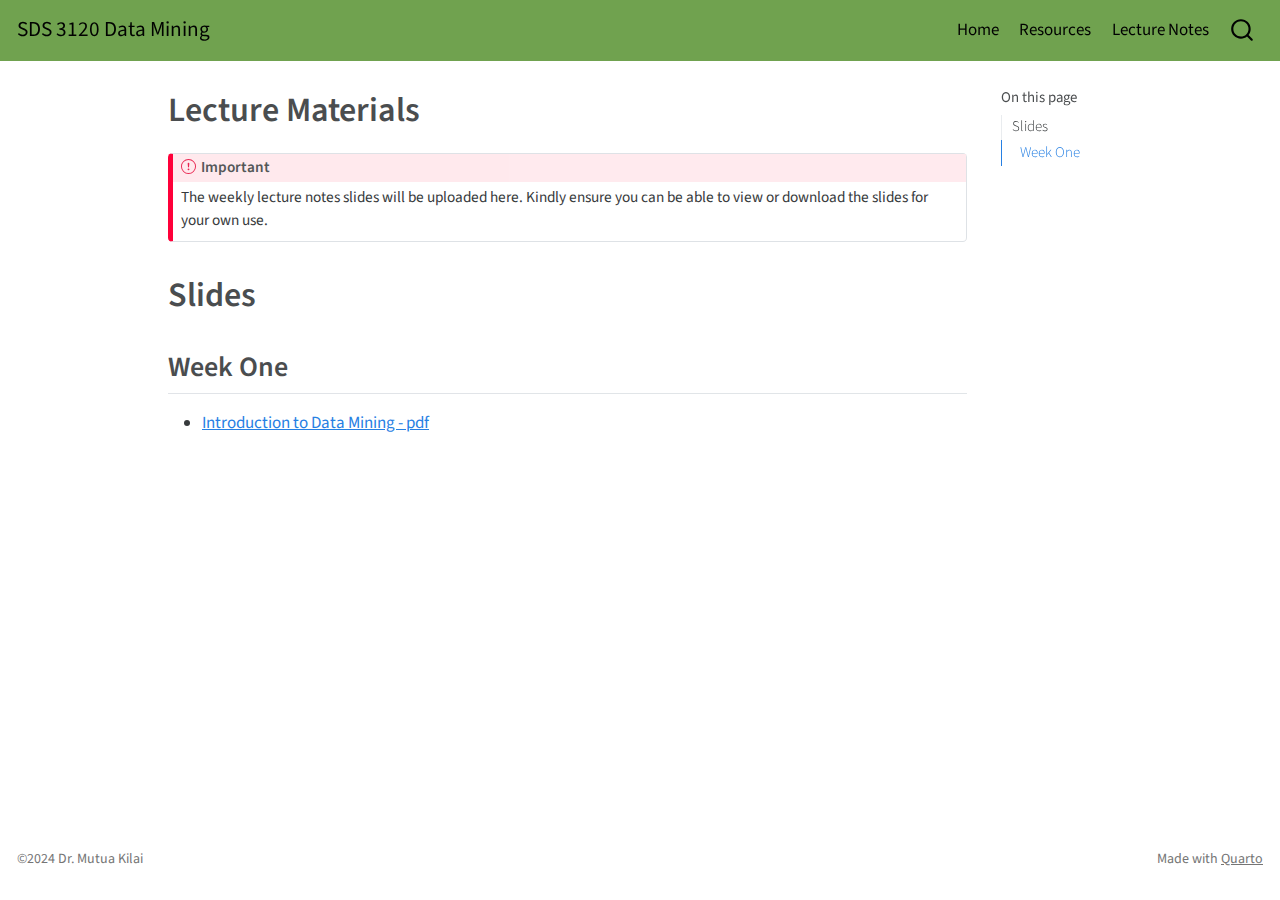
<file: docs/lectures.html>
<!DOCTYPE html>
<html xmlns="http://www.w3.org/1999/xhtml" lang="en" xml:lang="en"><head>

<meta charset="utf-8">
<meta name="generator" content="quarto-1.3.450">

<meta name="viewport" content="width=device-width, initial-scale=1.0, user-scalable=yes">


<title>SDS 3120 Data Mining - Lecture Materials</title>
<style>
code{white-space: pre-wrap;}
span.smallcaps{font-variant: small-caps;}
div.columns{display: flex; gap: min(4vw, 1.5em);}
div.column{flex: auto; overflow-x: auto;}
div.hanging-indent{margin-left: 1.5em; text-indent: -1.5em;}
ul.task-list{list-style: none;}
ul.task-list li input[type="checkbox"] {
  width: 0.8em;
  margin: 0 0.8em 0.2em -1em; /* quarto-specific, see https://github.com/quarto-dev/quarto-cli/issues/4556 */ 
  vertical-align: middle;
}
</style>


<script src="site_libs/quarto-nav/quarto-nav.js"></script>
<script src="site_libs/quarto-nav/headroom.min.js"></script>
<script src="site_libs/clipboard/clipboard.min.js"></script>
<script src="site_libs/quarto-search/autocomplete.umd.js"></script>
<script src="site_libs/quarto-search/fuse.min.js"></script>
<script src="site_libs/quarto-search/quarto-search.js"></script>
<meta name="quarto:offset" content="./">
<link href="./files/imgfile.png" rel="icon" type="image/png">
<script src="site_libs/quarto-html/quarto.js"></script>
<script src="site_libs/quarto-html/popper.min.js"></script>
<script src="site_libs/quarto-html/tippy.umd.min.js"></script>
<script src="site_libs/quarto-html/anchor.min.js"></script>
<link href="site_libs/quarto-html/tippy.css" rel="stylesheet">
<link href="site_libs/quarto-html/quarto-syntax-highlighting.css" rel="stylesheet" id="quarto-text-highlighting-styles">
<script src="site_libs/bootstrap/bootstrap.min.js"></script>
<link href="site_libs/bootstrap/bootstrap-icons.css" rel="stylesheet">
<link href="site_libs/bootstrap/bootstrap.min.css" rel="stylesheet" id="quarto-bootstrap" data-mode="light">
<script id="quarto-search-options" type="application/json">{
  "location": "navbar",
  "copy-button": false,
  "collapse-after": 3,
  "panel-placement": "end",
  "type": "overlay",
  "limit": 20,
  "language": {
    "search-no-results-text": "No results",
    "search-matching-documents-text": "matching documents",
    "search-copy-link-title": "Copy link to search",
    "search-hide-matches-text": "Hide additional matches",
    "search-more-match-text": "more match in this document",
    "search-more-matches-text": "more matches in this document",
    "search-clear-button-title": "Clear",
    "search-detached-cancel-button-title": "Cancel",
    "search-submit-button-title": "Submit",
    "search-label": "Search"
  }
}</script>


<link rel="stylesheet" href="styles.css">
</head>

<body class="nav-fixed">

<div id="quarto-search-results"></div>
  <header id="quarto-header" class="headroom fixed-top">
    <nav class="navbar navbar-expand-lg navbar-dark ">
      <div class="navbar-container container-fluid">
      <div class="navbar-brand-container">
    <a class="navbar-brand" href="./index.html">
    <span class="navbar-title">SDS 3120 Data Mining</span>
    </a>
  </div>
            <div id="quarto-search" class="" title="Search"></div>
          <button class="navbar-toggler" type="button" data-bs-toggle="collapse" data-bs-target="#navbarCollapse" aria-controls="navbarCollapse" aria-expanded="false" aria-label="Toggle navigation" onclick="if (window.quartoToggleHeadroom) { window.quartoToggleHeadroom(); }">
  <span class="navbar-toggler-icon"></span>
</button>
          <div class="collapse navbar-collapse" id="navbarCollapse">
            <ul class="navbar-nav navbar-nav-scroll ms-auto">
  <li class="nav-item">
    <a class="nav-link" href="./index.html" rel="" target="">
 <span class="menu-text">Home</span></a>
  </li>  
  <li class="nav-item">
    <a class="nav-link" href="./resources.html" rel="" target="">
 <span class="menu-text">Resources</span></a>
  </li>  
  <li class="nav-item">
    <a class="nav-link active" href="./lectures.html" rel="" target="" aria-current="page">
 <span class="menu-text">Lecture Notes</span></a>
  </li>  
</ul>
            <div class="quarto-navbar-tools">
</div>
          </div> <!-- /navcollapse -->
      </div> <!-- /container-fluid -->
    </nav>
</header>
<!-- content -->
<div id="quarto-content" class="quarto-container page-columns page-rows-contents page-layout-article page-navbar">
<!-- sidebar -->
<!-- margin-sidebar -->
    <div id="quarto-margin-sidebar" class="sidebar margin-sidebar">
        <nav id="TOC" role="doc-toc" class="toc-active">
    <h2 id="toc-title">On this page</h2>
   
  <ul>
  <li><a href="#slides" id="toc-slides" class="nav-link active" data-scroll-target="#slides">Slides</a>
  <ul class="collapse">
  <li><a href="#week-one" id="toc-week-one" class="nav-link" data-scroll-target="#week-one">Week One</a></li>
  </ul></li>
  </ul>
</nav>
    </div>
<!-- main -->
<main class="content" id="quarto-document-content">

<header id="title-block-header" class="quarto-title-block default">
<div class="quarto-title">
<h1 class="title">Lecture Materials</h1>
</div>



<div class="quarto-title-meta">

    
  
    
  </div>
  

</header>

<div class="callout callout-style-default callout-important callout-titled">
<div class="callout-header d-flex align-content-center">
<div class="callout-icon-container">
<i class="callout-icon"></i>
</div>
<div class="callout-title-container flex-fill">
Important
</div>
</div>
<div class="callout-body-container callout-body">
<p>The weekly lecture notes slides will be uploaded here. Kindly ensure you can be able to view or download the slides for your own use.</p>
</div>
</div>
<section id="slides" class="level1">
<h1>Slides</h1>
<section id="week-one" class="level2">
<h2 class="anchored" data-anchor-id="week-one">Week One</h2>
<ul>
<li><a href="./pdf/lec_one.pdf">Introduction to Data Mining - pdf</a></li>
</ul>


</section>
</section>

</main> <!-- /main -->
<script id="quarto-html-after-body" type="application/javascript">
window.document.addEventListener("DOMContentLoaded", function (event) {
  const toggleBodyColorMode = (bsSheetEl) => {
    const mode = bsSheetEl.getAttribute("data-mode");
    const bodyEl = window.document.querySelector("body");
    if (mode === "dark") {
      bodyEl.classList.add("quarto-dark");
      bodyEl.classList.remove("quarto-light");
    } else {
      bodyEl.classList.add("quarto-light");
      bodyEl.classList.remove("quarto-dark");
    }
  }
  const toggleBodyColorPrimary = () => {
    const bsSheetEl = window.document.querySelector("link#quarto-bootstrap");
    if (bsSheetEl) {
      toggleBodyColorMode(bsSheetEl);
    }
  }
  toggleBodyColorPrimary();  
  const icon = "";
  const anchorJS = new window.AnchorJS();
  anchorJS.options = {
    placement: 'right',
    icon: icon
  };
  anchorJS.add('.anchored');
  const isCodeAnnotation = (el) => {
    for (const clz of el.classList) {
      if (clz.startsWith('code-annotation-')) {                     
        return true;
      }
    }
    return false;
  }
  const clipboard = new window.ClipboardJS('.code-copy-button', {
    text: function(trigger) {
      const codeEl = trigger.previousElementSibling.cloneNode(true);
      for (const childEl of codeEl.children) {
        if (isCodeAnnotation(childEl)) {
          childEl.remove();
        }
      }
      return codeEl.innerText;
    }
  });
  clipboard.on('success', function(e) {
    // button target
    const button = e.trigger;
    // don't keep focus
    button.blur();
    // flash "checked"
    button.classList.add('code-copy-button-checked');
    var currentTitle = button.getAttribute("title");
    button.setAttribute("title", "Copied!");
    let tooltip;
    if (window.bootstrap) {
      button.setAttribute("data-bs-toggle", "tooltip");
      button.setAttribute("data-bs-placement", "left");
      button.setAttribute("data-bs-title", "Copied!");
      tooltip = new bootstrap.Tooltip(button, 
        { trigger: "manual", 
          customClass: "code-copy-button-tooltip",
          offset: [0, -8]});
      tooltip.show();    
    }
    setTimeout(function() {
      if (tooltip) {
        tooltip.hide();
        button.removeAttribute("data-bs-title");
        button.removeAttribute("data-bs-toggle");
        button.removeAttribute("data-bs-placement");
      }
      button.setAttribute("title", currentTitle);
      button.classList.remove('code-copy-button-checked');
    }, 1000);
    // clear code selection
    e.clearSelection();
  });
  function tippyHover(el, contentFn) {
    const config = {
      allowHTML: true,
      content: contentFn,
      maxWidth: 500,
      delay: 100,
      arrow: false,
      appendTo: function(el) {
          return el.parentElement;
      },
      interactive: true,
      interactiveBorder: 10,
      theme: 'quarto',
      placement: 'bottom-start'
    };
    window.tippy(el, config); 
  }
  const noterefs = window.document.querySelectorAll('a[role="doc-noteref"]');
  for (var i=0; i<noterefs.length; i++) {
    const ref = noterefs[i];
    tippyHover(ref, function() {
      // use id or data attribute instead here
      let href = ref.getAttribute('data-footnote-href') || ref.getAttribute('href');
      try { href = new URL(href).hash; } catch {}
      const id = href.replace(/^#\/?/, "");
      const note = window.document.getElementById(id);
      return note.innerHTML;
    });
  }
      let selectedAnnoteEl;
      const selectorForAnnotation = ( cell, annotation) => {
        let cellAttr = 'data-code-cell="' + cell + '"';
        let lineAttr = 'data-code-annotation="' +  annotation + '"';
        const selector = 'span[' + cellAttr + '][' + lineAttr + ']';
        return selector;
      }
      const selectCodeLines = (annoteEl) => {
        const doc = window.document;
        const targetCell = annoteEl.getAttribute("data-target-cell");
        const targetAnnotation = annoteEl.getAttribute("data-target-annotation");
        const annoteSpan = window.document.querySelector(selectorForAnnotation(targetCell, targetAnnotation));
        const lines = annoteSpan.getAttribute("data-code-lines").split(",");
        const lineIds = lines.map((line) => {
          return targetCell + "-" + line;
        })
        let top = null;
        let height = null;
        let parent = null;
        if (lineIds.length > 0) {
            //compute the position of the single el (top and bottom and make a div)
            const el = window.document.getElementById(lineIds[0]);
            top = el.offsetTop;
            height = el.offsetHeight;
            parent = el.parentElement.parentElement;
          if (lineIds.length > 1) {
            const lastEl = window.document.getElementById(lineIds[lineIds.length - 1]);
            const bottom = lastEl.offsetTop + lastEl.offsetHeight;
            height = bottom - top;
          }
          if (top !== null && height !== null && parent !== null) {
            // cook up a div (if necessary) and position it 
            let div = window.document.getElementById("code-annotation-line-highlight");
            if (div === null) {
              div = window.document.createElement("div");
              div.setAttribute("id", "code-annotation-line-highlight");
              div.style.position = 'absolute';
              parent.appendChild(div);
            }
            div.style.top = top - 2 + "px";
            div.style.height = height + 4 + "px";
            let gutterDiv = window.document.getElementById("code-annotation-line-highlight-gutter");
            if (gutterDiv === null) {
              gutterDiv = window.document.createElement("div");
              gutterDiv.setAttribute("id", "code-annotation-line-highlight-gutter");
              gutterDiv.style.position = 'absolute';
              const codeCell = window.document.getElementById(targetCell);
              const gutter = codeCell.querySelector('.code-annotation-gutter');
              gutter.appendChild(gutterDiv);
            }
            gutterDiv.style.top = top - 2 + "px";
            gutterDiv.style.height = height + 4 + "px";
          }
          selectedAnnoteEl = annoteEl;
        }
      };
      const unselectCodeLines = () => {
        const elementsIds = ["code-annotation-line-highlight", "code-annotation-line-highlight-gutter"];
        elementsIds.forEach((elId) => {
          const div = window.document.getElementById(elId);
          if (div) {
            div.remove();
          }
        });
        selectedAnnoteEl = undefined;
      };
      // Attach click handler to the DT
      const annoteDls = window.document.querySelectorAll('dt[data-target-cell]');
      for (const annoteDlNode of annoteDls) {
        annoteDlNode.addEventListener('click', (event) => {
          const clickedEl = event.target;
          if (clickedEl !== selectedAnnoteEl) {
            unselectCodeLines();
            const activeEl = window.document.querySelector('dt[data-target-cell].code-annotation-active');
            if (activeEl) {
              activeEl.classList.remove('code-annotation-active');
            }
            selectCodeLines(clickedEl);
            clickedEl.classList.add('code-annotation-active');
          } else {
            // Unselect the line
            unselectCodeLines();
            clickedEl.classList.remove('code-annotation-active');
          }
        });
      }
  const findCites = (el) => {
    const parentEl = el.parentElement;
    if (parentEl) {
      const cites = parentEl.dataset.cites;
      if (cites) {
        return {
          el,
          cites: cites.split(' ')
        };
      } else {
        return findCites(el.parentElement)
      }
    } else {
      return undefined;
    }
  };
  var bibliorefs = window.document.querySelectorAll('a[role="doc-biblioref"]');
  for (var i=0; i<bibliorefs.length; i++) {
    const ref = bibliorefs[i];
    const citeInfo = findCites(ref);
    if (citeInfo) {
      tippyHover(citeInfo.el, function() {
        var popup = window.document.createElement('div');
        citeInfo.cites.forEach(function(cite) {
          var citeDiv = window.document.createElement('div');
          citeDiv.classList.add('hanging-indent');
          citeDiv.classList.add('csl-entry');
          var biblioDiv = window.document.getElementById('ref-' + cite);
          if (biblioDiv) {
            citeDiv.innerHTML = biblioDiv.innerHTML;
          }
          popup.appendChild(citeDiv);
        });
        return popup.innerHTML;
      });
    }
  }
});
</script>
</div> <!-- /content -->
<footer class="footer">
  <div class="nav-footer">
    <div class="nav-footer-left">©2024 Dr.&nbsp;Mutua Kilai</div>   
    <div class="nav-footer-center">
      &nbsp;
    </div>
    <div class="nav-footer-right">Made with <a href="https://quarto.org/">Quarto</a></div>
  </div>
</footer>



</body></html>
</file>
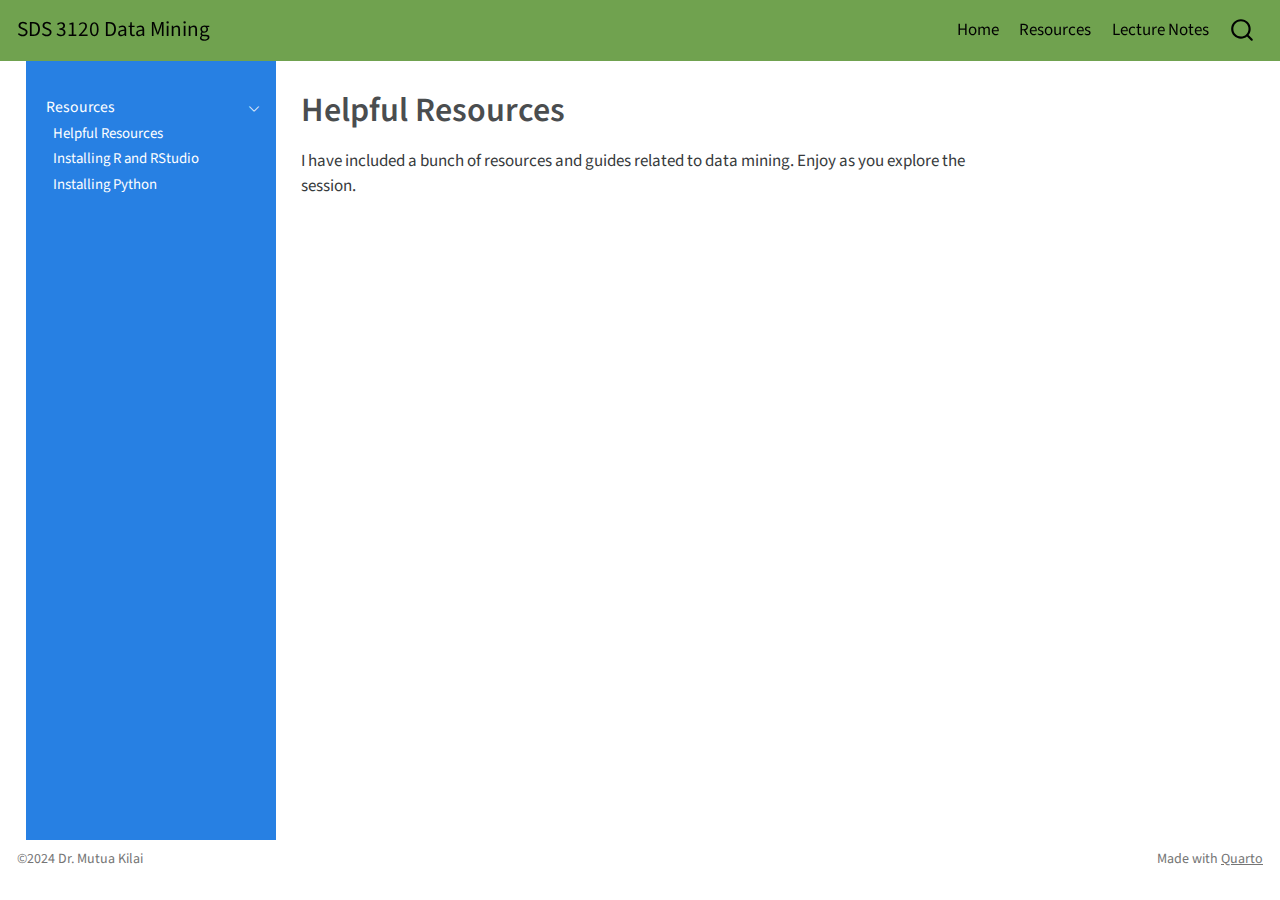
<file: docs/resources.html>
<!DOCTYPE html>
<html xmlns="http://www.w3.org/1999/xhtml" lang="en" xml:lang="en"><head>

<meta charset="utf-8">
<meta name="generator" content="quarto-1.3.450">

<meta name="viewport" content="width=device-width, initial-scale=1.0, user-scalable=yes">


<title>SDS 3120 Data Mining - Helpful Resources</title>
<style>
code{white-space: pre-wrap;}
span.smallcaps{font-variant: small-caps;}
div.columns{display: flex; gap: min(4vw, 1.5em);}
div.column{flex: auto; overflow-x: auto;}
div.hanging-indent{margin-left: 1.5em; text-indent: -1.5em;}
ul.task-list{list-style: none;}
ul.task-list li input[type="checkbox"] {
  width: 0.8em;
  margin: 0 0.8em 0.2em -1em; /* quarto-specific, see https://github.com/quarto-dev/quarto-cli/issues/4556 */ 
  vertical-align: middle;
}
</style>


<script src="site_libs/quarto-nav/quarto-nav.js"></script>
<script src="site_libs/quarto-nav/headroom.min.js"></script>
<script src="site_libs/clipboard/clipboard.min.js"></script>
<script src="site_libs/quarto-search/autocomplete.umd.js"></script>
<script src="site_libs/quarto-search/fuse.min.js"></script>
<script src="site_libs/quarto-search/quarto-search.js"></script>
<meta name="quarto:offset" content="./">
<link href="./files/imgfile.png" rel="icon" type="image/png">
<script src="site_libs/quarto-html/quarto.js"></script>
<script src="site_libs/quarto-html/popper.min.js"></script>
<script src="site_libs/quarto-html/tippy.umd.min.js"></script>
<script src="site_libs/quarto-html/anchor.min.js"></script>
<link href="site_libs/quarto-html/tippy.css" rel="stylesheet">
<link href="site_libs/quarto-html/quarto-syntax-highlighting.css" rel="stylesheet" id="quarto-text-highlighting-styles">
<script src="site_libs/bootstrap/bootstrap.min.js"></script>
<link href="site_libs/bootstrap/bootstrap-icons.css" rel="stylesheet">
<link href="site_libs/bootstrap/bootstrap.min.css" rel="stylesheet" id="quarto-bootstrap" data-mode="light">
<script id="quarto-search-options" type="application/json">{
  "location": "navbar",
  "copy-button": false,
  "collapse-after": 3,
  "panel-placement": "end",
  "type": "overlay",
  "limit": 20,
  "language": {
    "search-no-results-text": "No results",
    "search-matching-documents-text": "matching documents",
    "search-copy-link-title": "Copy link to search",
    "search-hide-matches-text": "Hide additional matches",
    "search-more-match-text": "more match in this document",
    "search-more-matches-text": "more matches in this document",
    "search-clear-button-title": "Clear",
    "search-detached-cancel-button-title": "Cancel",
    "search-submit-button-title": "Submit",
    "search-label": "Search"
  }
}</script>


<link rel="stylesheet" href="styles.css">
</head>

<body class="nav-sidebar floating nav-fixed">

<div id="quarto-search-results"></div>
  <header id="quarto-header" class="headroom fixed-top">
    <nav class="navbar navbar-expand-lg navbar-dark ">
      <div class="navbar-container container-fluid">
      <div class="navbar-brand-container">
    <a class="navbar-brand" href="./index.html">
    <span class="navbar-title">SDS 3120 Data Mining</span>
    </a>
  </div>
            <div id="quarto-search" class="" title="Search"></div>
          <button class="navbar-toggler" type="button" data-bs-toggle="collapse" data-bs-target="#navbarCollapse" aria-controls="navbarCollapse" aria-expanded="false" aria-label="Toggle navigation" onclick="if (window.quartoToggleHeadroom) { window.quartoToggleHeadroom(); }">
  <span class="navbar-toggler-icon"></span>
</button>
          <div class="collapse navbar-collapse" id="navbarCollapse">
            <ul class="navbar-nav navbar-nav-scroll ms-auto">
  <li class="nav-item">
    <a class="nav-link" href="./index.html" rel="" target="">
 <span class="menu-text">Home</span></a>
  </li>  
  <li class="nav-item">
    <a class="nav-link active" href="./resources.html" rel="" target="" aria-current="page">
 <span class="menu-text">Resources</span></a>
  </li>  
  <li class="nav-item">
    <a class="nav-link" href="./lectures.html" rel="" target="">
 <span class="menu-text">Lecture Notes</span></a>
  </li>  
</ul>
            <div class="quarto-navbar-tools">
</div>
          </div> <!-- /navcollapse -->
      </div> <!-- /container-fluid -->
    </nav>
  <nav class="quarto-secondary-nav">
    <div class="container-fluid d-flex">
      <button type="button" class="quarto-btn-toggle btn" data-bs-toggle="collapse" data-bs-target="#quarto-sidebar,#quarto-sidebar-glass" aria-controls="quarto-sidebar" aria-expanded="false" aria-label="Toggle sidebar navigation" onclick="if (window.quartoToggleHeadroom) { window.quartoToggleHeadroom(); }">
        <i class="bi bi-layout-text-sidebar-reverse"></i>
      </button>
      <nav class="quarto-page-breadcrumbs" aria-label="breadcrumb"><ol class="breadcrumb"><li class="breadcrumb-item"><a href="./resources.html">Resources</a></li><li class="breadcrumb-item"><a href="./resources.html">Helpful Resources</a></li></ol></nav>
      <a class="flex-grow-1" role="button" data-bs-toggle="collapse" data-bs-target="#quarto-sidebar,#quarto-sidebar-glass" aria-controls="quarto-sidebar" aria-expanded="false" aria-label="Toggle sidebar navigation" onclick="if (window.quartoToggleHeadroom) { window.quartoToggleHeadroom(); }">      
      </a>
    </div>
  </nav>
</header>
<!-- content -->
<div id="quarto-content" class="quarto-container page-columns page-rows-contents page-layout-article page-navbar">
<!-- sidebar -->
  <nav id="quarto-sidebar" class="sidebar collapse collapse-horizontal sidebar-navigation floating overflow-auto">
    <div class="sidebar-menu-container"> 
    <ul class="list-unstyled mt-1">
        <li class="sidebar-item sidebar-item-section">
      <div class="sidebar-item-container"> 
            <a class="sidebar-item-text sidebar-link text-start" data-bs-toggle="collapse" data-bs-target="#quarto-sidebar-section-1" aria-expanded="true">
 <span class="menu-text">Resources</span></a>
          <a class="sidebar-item-toggle text-start" data-bs-toggle="collapse" data-bs-target="#quarto-sidebar-section-1" aria-expanded="true" aria-label="Toggle section">
            <i class="bi bi-chevron-right ms-2"></i>
          </a> 
      </div>
      <ul id="quarto-sidebar-section-1" class="collapse list-unstyled sidebar-section depth1 show">  
          <li class="sidebar-item">
  <div class="sidebar-item-container"> 
  <a href="./resources.html" class="sidebar-item-text sidebar-link active">
 <span class="menu-text">Helpful Resources</span></a>
  </div>
</li>
          <li class="sidebar-item">
  <div class="sidebar-item-container"> 
  <a href="./resource/r.html" class="sidebar-item-text sidebar-link">
 <span class="menu-text">Installing R and RStudio</span></a>
  </div>
</li>
          <li class="sidebar-item">
  <div class="sidebar-item-container"> 
  <a href="./resource/python.html" class="sidebar-item-text sidebar-link">
 <span class="menu-text">Installing Python</span></a>
  </div>
</li>
      </ul>
  </li>
    </ul>
    </div>
</nav>
<div id="quarto-sidebar-glass" data-bs-toggle="collapse" data-bs-target="#quarto-sidebar,#quarto-sidebar-glass"></div>
<!-- margin-sidebar -->
    <div id="quarto-margin-sidebar" class="sidebar margin-sidebar">
        
    </div>
<!-- main -->
<main class="content" id="quarto-document-content">

<header id="title-block-header" class="quarto-title-block default">
<div class="quarto-title">
<h1 class="title">Helpful Resources</h1>
</div>



<div class="quarto-title-meta">

    
  
    
  </div>
  

</header>

<p>I have included a bunch of resources and guides related to data mining. Enjoy as you explore the session.</p>



</main> <!-- /main -->
<script id="quarto-html-after-body" type="application/javascript">
window.document.addEventListener("DOMContentLoaded", function (event) {
  const toggleBodyColorMode = (bsSheetEl) => {
    const mode = bsSheetEl.getAttribute("data-mode");
    const bodyEl = window.document.querySelector("body");
    if (mode === "dark") {
      bodyEl.classList.add("quarto-dark");
      bodyEl.classList.remove("quarto-light");
    } else {
      bodyEl.classList.add("quarto-light");
      bodyEl.classList.remove("quarto-dark");
    }
  }
  const toggleBodyColorPrimary = () => {
    const bsSheetEl = window.document.querySelector("link#quarto-bootstrap");
    if (bsSheetEl) {
      toggleBodyColorMode(bsSheetEl);
    }
  }
  toggleBodyColorPrimary();  
  const icon = "";
  const anchorJS = new window.AnchorJS();
  anchorJS.options = {
    placement: 'right',
    icon: icon
  };
  anchorJS.add('.anchored');
  const isCodeAnnotation = (el) => {
    for (const clz of el.classList) {
      if (clz.startsWith('code-annotation-')) {                     
        return true;
      }
    }
    return false;
  }
  const clipboard = new window.ClipboardJS('.code-copy-button', {
    text: function(trigger) {
      const codeEl = trigger.previousElementSibling.cloneNode(true);
      for (const childEl of codeEl.children) {
        if (isCodeAnnotation(childEl)) {
          childEl.remove();
        }
      }
      return codeEl.innerText;
    }
  });
  clipboard.on('success', function(e) {
    // button target
    const button = e.trigger;
    // don't keep focus
    button.blur();
    // flash "checked"
    button.classList.add('code-copy-button-checked');
    var currentTitle = button.getAttribute("title");
    button.setAttribute("title", "Copied!");
    let tooltip;
    if (window.bootstrap) {
      button.setAttribute("data-bs-toggle", "tooltip");
      button.setAttribute("data-bs-placement", "left");
      button.setAttribute("data-bs-title", "Copied!");
      tooltip = new bootstrap.Tooltip(button, 
        { trigger: "manual", 
          customClass: "code-copy-button-tooltip",
          offset: [0, -8]});
      tooltip.show();    
    }
    setTimeout(function() {
      if (tooltip) {
        tooltip.hide();
        button.removeAttribute("data-bs-title");
        button.removeAttribute("data-bs-toggle");
        button.removeAttribute("data-bs-placement");
      }
      button.setAttribute("title", currentTitle);
      button.classList.remove('code-copy-button-checked');
    }, 1000);
    // clear code selection
    e.clearSelection();
  });
  function tippyHover(el, contentFn) {
    const config = {
      allowHTML: true,
      content: contentFn,
      maxWidth: 500,
      delay: 100,
      arrow: false,
      appendTo: function(el) {
          return el.parentElement;
      },
      interactive: true,
      interactiveBorder: 10,
      theme: 'quarto',
      placement: 'bottom-start'
    };
    window.tippy(el, config); 
  }
  const noterefs = window.document.querySelectorAll('a[role="doc-noteref"]');
  for (var i=0; i<noterefs.length; i++) {
    const ref = noterefs[i];
    tippyHover(ref, function() {
      // use id or data attribute instead here
      let href = ref.getAttribute('data-footnote-href') || ref.getAttribute('href');
      try { href = new URL(href).hash; } catch {}
      const id = href.replace(/^#\/?/, "");
      const note = window.document.getElementById(id);
      return note.innerHTML;
    });
  }
      let selectedAnnoteEl;
      const selectorForAnnotation = ( cell, annotation) => {
        let cellAttr = 'data-code-cell="' + cell + '"';
        let lineAttr = 'data-code-annotation="' +  annotation + '"';
        const selector = 'span[' + cellAttr + '][' + lineAttr + ']';
        return selector;
      }
      const selectCodeLines = (annoteEl) => {
        const doc = window.document;
        const targetCell = annoteEl.getAttribute("data-target-cell");
        const targetAnnotation = annoteEl.getAttribute("data-target-annotation");
        const annoteSpan = window.document.querySelector(selectorForAnnotation(targetCell, targetAnnotation));
        const lines = annoteSpan.getAttribute("data-code-lines").split(",");
        const lineIds = lines.map((line) => {
          return targetCell + "-" + line;
        })
        let top = null;
        let height = null;
        let parent = null;
        if (lineIds.length > 0) {
            //compute the position of the single el (top and bottom and make a div)
            const el = window.document.getElementById(lineIds[0]);
            top = el.offsetTop;
            height = el.offsetHeight;
            parent = el.parentElement.parentElement;
          if (lineIds.length > 1) {
            const lastEl = window.document.getElementById(lineIds[lineIds.length - 1]);
            const bottom = lastEl.offsetTop + lastEl.offsetHeight;
            height = bottom - top;
          }
          if (top !== null && height !== null && parent !== null) {
            // cook up a div (if necessary) and position it 
            let div = window.document.getElementById("code-annotation-line-highlight");
            if (div === null) {
              div = window.document.createElement("div");
              div.setAttribute("id", "code-annotation-line-highlight");
              div.style.position = 'absolute';
              parent.appendChild(div);
            }
            div.style.top = top - 2 + "px";
            div.style.height = height + 4 + "px";
            let gutterDiv = window.document.getElementById("code-annotation-line-highlight-gutter");
            if (gutterDiv === null) {
              gutterDiv = window.document.createElement("div");
              gutterDiv.setAttribute("id", "code-annotation-line-highlight-gutter");
              gutterDiv.style.position = 'absolute';
              const codeCell = window.document.getElementById(targetCell);
              const gutter = codeCell.querySelector('.code-annotation-gutter');
              gutter.appendChild(gutterDiv);
            }
            gutterDiv.style.top = top - 2 + "px";
            gutterDiv.style.height = height + 4 + "px";
          }
          selectedAnnoteEl = annoteEl;
        }
      };
      const unselectCodeLines = () => {
        const elementsIds = ["code-annotation-line-highlight", "code-annotation-line-highlight-gutter"];
        elementsIds.forEach((elId) => {
          const div = window.document.getElementById(elId);
          if (div) {
            div.remove();
          }
        });
        selectedAnnoteEl = undefined;
      };
      // Attach click handler to the DT
      const annoteDls = window.document.querySelectorAll('dt[data-target-cell]');
      for (const annoteDlNode of annoteDls) {
        annoteDlNode.addEventListener('click', (event) => {
          const clickedEl = event.target;
          if (clickedEl !== selectedAnnoteEl) {
            unselectCodeLines();
            const activeEl = window.document.querySelector('dt[data-target-cell].code-annotation-active');
            if (activeEl) {
              activeEl.classList.remove('code-annotation-active');
            }
            selectCodeLines(clickedEl);
            clickedEl.classList.add('code-annotation-active');
          } else {
            // Unselect the line
            unselectCodeLines();
            clickedEl.classList.remove('code-annotation-active');
          }
        });
      }
  const findCites = (el) => {
    const parentEl = el.parentElement;
    if (parentEl) {
      const cites = parentEl.dataset.cites;
      if (cites) {
        return {
          el,
          cites: cites.split(' ')
        };
      } else {
        return findCites(el.parentElement)
      }
    } else {
      return undefined;
    }
  };
  var bibliorefs = window.document.querySelectorAll('a[role="doc-biblioref"]');
  for (var i=0; i<bibliorefs.length; i++) {
    const ref = bibliorefs[i];
    const citeInfo = findCites(ref);
    if (citeInfo) {
      tippyHover(citeInfo.el, function() {
        var popup = window.document.createElement('div');
        citeInfo.cites.forEach(function(cite) {
          var citeDiv = window.document.createElement('div');
          citeDiv.classList.add('hanging-indent');
          citeDiv.classList.add('csl-entry');
          var biblioDiv = window.document.getElementById('ref-' + cite);
          if (biblioDiv) {
            citeDiv.innerHTML = biblioDiv.innerHTML;
          }
          popup.appendChild(citeDiv);
        });
        return popup.innerHTML;
      });
    }
  }
});
</script>
</div> <!-- /content -->
<footer class="footer">
  <div class="nav-footer">
    <div class="nav-footer-left">©2024 Dr.&nbsp;Mutua Kilai</div>   
    <div class="nav-footer-center">
      &nbsp;
    </div>
    <div class="nav-footer-right">Made with <a href="https://quarto.org/">Quarto</a></div>
  </div>
</footer>



</body></html>
</file>
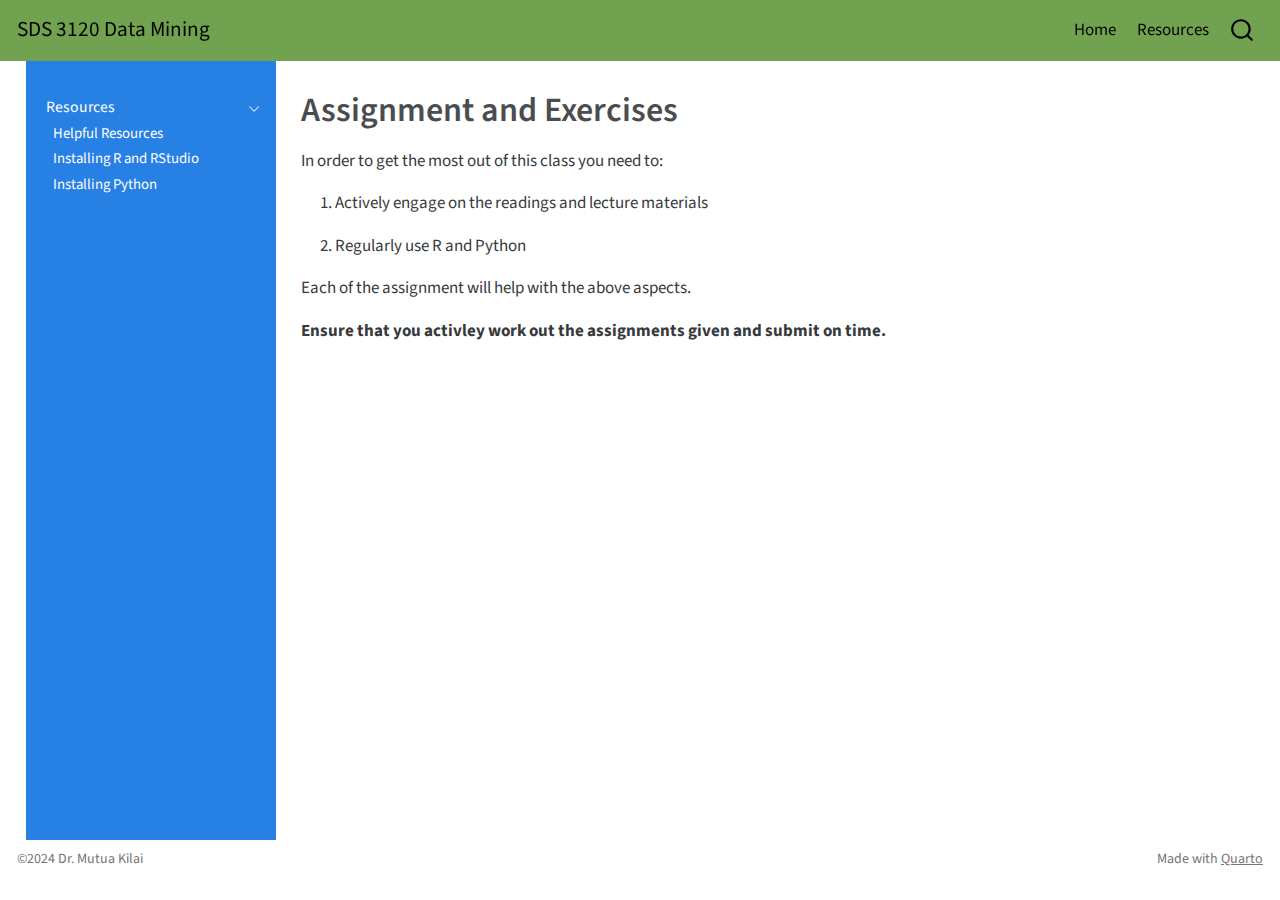
<file: docs/assignment/assignment.html>
<!DOCTYPE html>
<html xmlns="http://www.w3.org/1999/xhtml" lang="en" xml:lang="en"><head>

<meta charset="utf-8">
<meta name="generator" content="quarto-1.3.450">

<meta name="viewport" content="width=device-width, initial-scale=1.0, user-scalable=yes">


<title>SDS 3120 Data Mining - Assignment and Exercises</title>
<style>
code{white-space: pre-wrap;}
span.smallcaps{font-variant: small-caps;}
div.columns{display: flex; gap: min(4vw, 1.5em);}
div.column{flex: auto; overflow-x: auto;}
div.hanging-indent{margin-left: 1.5em; text-indent: -1.5em;}
ul.task-list{list-style: none;}
ul.task-list li input[type="checkbox"] {
  width: 0.8em;
  margin: 0 0.8em 0.2em -1em; /* quarto-specific, see https://github.com/quarto-dev/quarto-cli/issues/4556 */ 
  vertical-align: middle;
}
</style>


<script src="../site_libs/quarto-nav/quarto-nav.js"></script>
<script src="../site_libs/quarto-nav/headroom.min.js"></script>
<script src="../site_libs/clipboard/clipboard.min.js"></script>
<script src="../site_libs/quarto-search/autocomplete.umd.js"></script>
<script src="../site_libs/quarto-search/fuse.min.js"></script>
<script src="../site_libs/quarto-search/quarto-search.js"></script>
<meta name="quarto:offset" content="../">
<script src="../site_libs/quarto-html/quarto.js"></script>
<script src="../site_libs/quarto-html/popper.min.js"></script>
<script src="../site_libs/quarto-html/tippy.umd.min.js"></script>
<script src="../site_libs/quarto-html/anchor.min.js"></script>
<link href="../site_libs/quarto-html/tippy.css" rel="stylesheet">
<link href="../site_libs/quarto-html/quarto-syntax-highlighting.css" rel="stylesheet" id="quarto-text-highlighting-styles">
<script src="../site_libs/bootstrap/bootstrap.min.js"></script>
<link href="../site_libs/bootstrap/bootstrap-icons.css" rel="stylesheet">
<link href="../site_libs/bootstrap/bootstrap.min.css" rel="stylesheet" id="quarto-bootstrap" data-mode="light">
<script id="quarto-search-options" type="application/json">{
  "location": "navbar",
  "copy-button": false,
  "collapse-after": 3,
  "panel-placement": "end",
  "type": "overlay",
  "limit": 20,
  "language": {
    "search-no-results-text": "No results",
    "search-matching-documents-text": "matching documents",
    "search-copy-link-title": "Copy link to search",
    "search-hide-matches-text": "Hide additional matches",
    "search-more-match-text": "more match in this document",
    "search-more-matches-text": "more matches in this document",
    "search-clear-button-title": "Clear",
    "search-detached-cancel-button-title": "Cancel",
    "search-submit-button-title": "Submit",
    "search-label": "Search"
  }
}</script>


<link rel="stylesheet" href="../styles.css">
</head>

<body class="nav-sidebar floating nav-fixed">

<div id="quarto-search-results"></div>
  <header id="quarto-header" class="headroom fixed-top">
    <nav class="navbar navbar-expand-lg navbar-dark ">
      <div class="navbar-container container-fluid">
      <div class="navbar-brand-container">
    <a class="navbar-brand" href="../index.html">
    <span class="navbar-title">SDS 3120 Data Mining</span>
    </a>
  </div>
            <div id="quarto-search" class="" title="Search"></div>
          <button class="navbar-toggler" type="button" data-bs-toggle="collapse" data-bs-target="#navbarCollapse" aria-controls="navbarCollapse" aria-expanded="false" aria-label="Toggle navigation" onclick="if (window.quartoToggleHeadroom) { window.quartoToggleHeadroom(); }">
  <span class="navbar-toggler-icon"></span>
</button>
          <div class="collapse navbar-collapse" id="navbarCollapse">
            <ul class="navbar-nav navbar-nav-scroll ms-auto">
  <li class="nav-item">
    <a class="nav-link" href="../index.html" rel="" target="">
 <span class="menu-text">Home</span></a>
  </li>  
  <li class="nav-item">
    <a class="nav-link active" href="../resources.html" rel="" target="" aria-current="page">
 <span class="menu-text">Resources</span></a>
  </li>  
</ul>
            <div class="quarto-navbar-tools">
</div>
          </div> <!-- /navcollapse -->
      </div> <!-- /container-fluid -->
    </nav>
  <nav class="quarto-secondary-nav">
    <div class="container-fluid d-flex">
      <button type="button" class="quarto-btn-toggle btn" data-bs-toggle="collapse" data-bs-target="#quarto-sidebar,#quarto-sidebar-glass" aria-controls="quarto-sidebar" aria-expanded="false" aria-label="Toggle sidebar navigation" onclick="if (window.quartoToggleHeadroom) { window.quartoToggleHeadroom(); }">
        <i class="bi bi-layout-text-sidebar-reverse"></i>
      </button>
      <nav class="quarto-page-breadcrumbs" aria-label="breadcrumb"><ol class="breadcrumb"><li class="breadcrumb-item">Assignment and Exercises</li></ol></nav>
      <a class="flex-grow-1" role="button" data-bs-toggle="collapse" data-bs-target="#quarto-sidebar,#quarto-sidebar-glass" aria-controls="quarto-sidebar" aria-expanded="false" aria-label="Toggle sidebar navigation" onclick="if (window.quartoToggleHeadroom) { window.quartoToggleHeadroom(); }">      
      </a>
    </div>
  </nav>
</header>
<!-- content -->
<div id="quarto-content" class="quarto-container page-columns page-rows-contents page-layout-article page-navbar">
<!-- sidebar -->
  <nav id="quarto-sidebar" class="sidebar collapse collapse-horizontal sidebar-navigation floating overflow-auto">
    <div class="sidebar-menu-container"> 
    <ul class="list-unstyled mt-1">
        <li class="sidebar-item sidebar-item-section">
      <div class="sidebar-item-container"> 
            <a class="sidebar-item-text sidebar-link text-start" data-bs-toggle="collapse" data-bs-target="#quarto-sidebar-section-1" aria-expanded="true">
 <span class="menu-text">Resources</span></a>
          <a class="sidebar-item-toggle text-start" data-bs-toggle="collapse" data-bs-target="#quarto-sidebar-section-1" aria-expanded="true" aria-label="Toggle section">
            <i class="bi bi-chevron-right ms-2"></i>
          </a> 
      </div>
      <ul id="quarto-sidebar-section-1" class="collapse list-unstyled sidebar-section depth1 show">  
          <li class="sidebar-item">
  <div class="sidebar-item-container"> 
  <a href="../resources.html" class="sidebar-item-text sidebar-link">
 <span class="menu-text">Helpful Resources</span></a>
  </div>
</li>
          <li class="sidebar-item">
  <div class="sidebar-item-container"> 
  <a href="../resource/r.html" class="sidebar-item-text sidebar-link">
 <span class="menu-text">Installing R and RStudio</span></a>
  </div>
</li>
          <li class="sidebar-item">
  <div class="sidebar-item-container"> 
  <a href="../resource/python.html" class="sidebar-item-text sidebar-link">
 <span class="menu-text">Installing Python</span></a>
  </div>
</li>
      </ul>
  </li>
    </ul>
    </div>
</nav>
<div id="quarto-sidebar-glass" data-bs-toggle="collapse" data-bs-target="#quarto-sidebar,#quarto-sidebar-glass"></div>
<!-- margin-sidebar -->
    <div id="quarto-margin-sidebar" class="sidebar margin-sidebar">
        
    </div>
<!-- main -->
<main class="content" id="quarto-document-content">

<header id="title-block-header" class="quarto-title-block default">
<div class="quarto-title">
<h1 class="title">Assignment and Exercises</h1>
</div>



<div class="quarto-title-meta">

    
  
    
  </div>
  

</header>

<p>In order to get the most out of this class you need to:</p>
<ol type="1">
<li><p>Actively engage on the readings and lecture materials</p></li>
<li><p>Regularly use R and Python</p></li>
</ol>
<p>Each of the assignment will help with the above aspects.</p>
<p><strong>Ensure that you activley work out the assignments given and submit on time. </strong></p>



</main> <!-- /main -->
<script id="quarto-html-after-body" type="application/javascript">
window.document.addEventListener("DOMContentLoaded", function (event) {
  const toggleBodyColorMode = (bsSheetEl) => {
    const mode = bsSheetEl.getAttribute("data-mode");
    const bodyEl = window.document.querySelector("body");
    if (mode === "dark") {
      bodyEl.classList.add("quarto-dark");
      bodyEl.classList.remove("quarto-light");
    } else {
      bodyEl.classList.add("quarto-light");
      bodyEl.classList.remove("quarto-dark");
    }
  }
  const toggleBodyColorPrimary = () => {
    const bsSheetEl = window.document.querySelector("link#quarto-bootstrap");
    if (bsSheetEl) {
      toggleBodyColorMode(bsSheetEl);
    }
  }
  toggleBodyColorPrimary();  
  const icon = "";
  const anchorJS = new window.AnchorJS();
  anchorJS.options = {
    placement: 'right',
    icon: icon
  };
  anchorJS.add('.anchored');
  const isCodeAnnotation = (el) => {
    for (const clz of el.classList) {
      if (clz.startsWith('code-annotation-')) {                     
        return true;
      }
    }
    return false;
  }
  const clipboard = new window.ClipboardJS('.code-copy-button', {
    text: function(trigger) {
      const codeEl = trigger.previousElementSibling.cloneNode(true);
      for (const childEl of codeEl.children) {
        if (isCodeAnnotation(childEl)) {
          childEl.remove();
        }
      }
      return codeEl.innerText;
    }
  });
  clipboard.on('success', function(e) {
    // button target
    const button = e.trigger;
    // don't keep focus
    button.blur();
    // flash "checked"
    button.classList.add('code-copy-button-checked');
    var currentTitle = button.getAttribute("title");
    button.setAttribute("title", "Copied!");
    let tooltip;
    if (window.bootstrap) {
      button.setAttribute("data-bs-toggle", "tooltip");
      button.setAttribute("data-bs-placement", "left");
      button.setAttribute("data-bs-title", "Copied!");
      tooltip = new bootstrap.Tooltip(button, 
        { trigger: "manual", 
          customClass: "code-copy-button-tooltip",
          offset: [0, -8]});
      tooltip.show();    
    }
    setTimeout(function() {
      if (tooltip) {
        tooltip.hide();
        button.removeAttribute("data-bs-title");
        button.removeAttribute("data-bs-toggle");
        button.removeAttribute("data-bs-placement");
      }
      button.setAttribute("title", currentTitle);
      button.classList.remove('code-copy-button-checked');
    }, 1000);
    // clear code selection
    e.clearSelection();
  });
  function tippyHover(el, contentFn) {
    const config = {
      allowHTML: true,
      content: contentFn,
      maxWidth: 500,
      delay: 100,
      arrow: false,
      appendTo: function(el) {
          return el.parentElement;
      },
      interactive: true,
      interactiveBorder: 10,
      theme: 'quarto',
      placement: 'bottom-start'
    };
    window.tippy(el, config); 
  }
  const noterefs = window.document.querySelectorAll('a[role="doc-noteref"]');
  for (var i=0; i<noterefs.length; i++) {
    const ref = noterefs[i];
    tippyHover(ref, function() {
      // use id or data attribute instead here
      let href = ref.getAttribute('data-footnote-href') || ref.getAttribute('href');
      try { href = new URL(href).hash; } catch {}
      const id = href.replace(/^#\/?/, "");
      const note = window.document.getElementById(id);
      return note.innerHTML;
    });
  }
      let selectedAnnoteEl;
      const selectorForAnnotation = ( cell, annotation) => {
        let cellAttr = 'data-code-cell="' + cell + '"';
        let lineAttr = 'data-code-annotation="' +  annotation + '"';
        const selector = 'span[' + cellAttr + '][' + lineAttr + ']';
        return selector;
      }
      const selectCodeLines = (annoteEl) => {
        const doc = window.document;
        const targetCell = annoteEl.getAttribute("data-target-cell");
        const targetAnnotation = annoteEl.getAttribute("data-target-annotation");
        const annoteSpan = window.document.querySelector(selectorForAnnotation(targetCell, targetAnnotation));
        const lines = annoteSpan.getAttribute("data-code-lines").split(",");
        const lineIds = lines.map((line) => {
          return targetCell + "-" + line;
        })
        let top = null;
        let height = null;
        let parent = null;
        if (lineIds.length > 0) {
            //compute the position of the single el (top and bottom and make a div)
            const el = window.document.getElementById(lineIds[0]);
            top = el.offsetTop;
            height = el.offsetHeight;
            parent = el.parentElement.parentElement;
          if (lineIds.length > 1) {
            const lastEl = window.document.getElementById(lineIds[lineIds.length - 1]);
            const bottom = lastEl.offsetTop + lastEl.offsetHeight;
            height = bottom - top;
          }
          if (top !== null && height !== null && parent !== null) {
            // cook up a div (if necessary) and position it 
            let div = window.document.getElementById("code-annotation-line-highlight");
            if (div === null) {
              div = window.document.createElement("div");
              div.setAttribute("id", "code-annotation-line-highlight");
              div.style.position = 'absolute';
              parent.appendChild(div);
            }
            div.style.top = top - 2 + "px";
            div.style.height = height + 4 + "px";
            let gutterDiv = window.document.getElementById("code-annotation-line-highlight-gutter");
            if (gutterDiv === null) {
              gutterDiv = window.document.createElement("div");
              gutterDiv.setAttribute("id", "code-annotation-line-highlight-gutter");
              gutterDiv.style.position = 'absolute';
              const codeCell = window.document.getElementById(targetCell);
              const gutter = codeCell.querySelector('.code-annotation-gutter');
              gutter.appendChild(gutterDiv);
            }
            gutterDiv.style.top = top - 2 + "px";
            gutterDiv.style.height = height + 4 + "px";
          }
          selectedAnnoteEl = annoteEl;
        }
      };
      const unselectCodeLines = () => {
        const elementsIds = ["code-annotation-line-highlight", "code-annotation-line-highlight-gutter"];
        elementsIds.forEach((elId) => {
          const div = window.document.getElementById(elId);
          if (div) {
            div.remove();
          }
        });
        selectedAnnoteEl = undefined;
      };
      // Attach click handler to the DT
      const annoteDls = window.document.querySelectorAll('dt[data-target-cell]');
      for (const annoteDlNode of annoteDls) {
        annoteDlNode.addEventListener('click', (event) => {
          const clickedEl = event.target;
          if (clickedEl !== selectedAnnoteEl) {
            unselectCodeLines();
            const activeEl = window.document.querySelector('dt[data-target-cell].code-annotation-active');
            if (activeEl) {
              activeEl.classList.remove('code-annotation-active');
            }
            selectCodeLines(clickedEl);
            clickedEl.classList.add('code-annotation-active');
          } else {
            // Unselect the line
            unselectCodeLines();
            clickedEl.classList.remove('code-annotation-active');
          }
        });
      }
  const findCites = (el) => {
    const parentEl = el.parentElement;
    if (parentEl) {
      const cites = parentEl.dataset.cites;
      if (cites) {
        return {
          el,
          cites: cites.split(' ')
        };
      } else {
        return findCites(el.parentElement)
      }
    } else {
      return undefined;
    }
  };
  var bibliorefs = window.document.querySelectorAll('a[role="doc-biblioref"]');
  for (var i=0; i<bibliorefs.length; i++) {
    const ref = bibliorefs[i];
    const citeInfo = findCites(ref);
    if (citeInfo) {
      tippyHover(citeInfo.el, function() {
        var popup = window.document.createElement('div');
        citeInfo.cites.forEach(function(cite) {
          var citeDiv = window.document.createElement('div');
          citeDiv.classList.add('hanging-indent');
          citeDiv.classList.add('csl-entry');
          var biblioDiv = window.document.getElementById('ref-' + cite);
          if (biblioDiv) {
            citeDiv.innerHTML = biblioDiv.innerHTML;
          }
          popup.appendChild(citeDiv);
        });
        return popup.innerHTML;
      });
    }
  }
});
</script>
</div> <!-- /content -->
<footer class="footer">
  <div class="nav-footer">
    <div class="nav-footer-left">©2024 Dr.&nbsp;Mutua Kilai</div>   
    <div class="nav-footer-center">
      &nbsp;
    </div>
    <div class="nav-footer-right">Made with <a href="https://quarto.org/">Quarto</a></div>
  </div>
</footer>



</body></html>
</file>
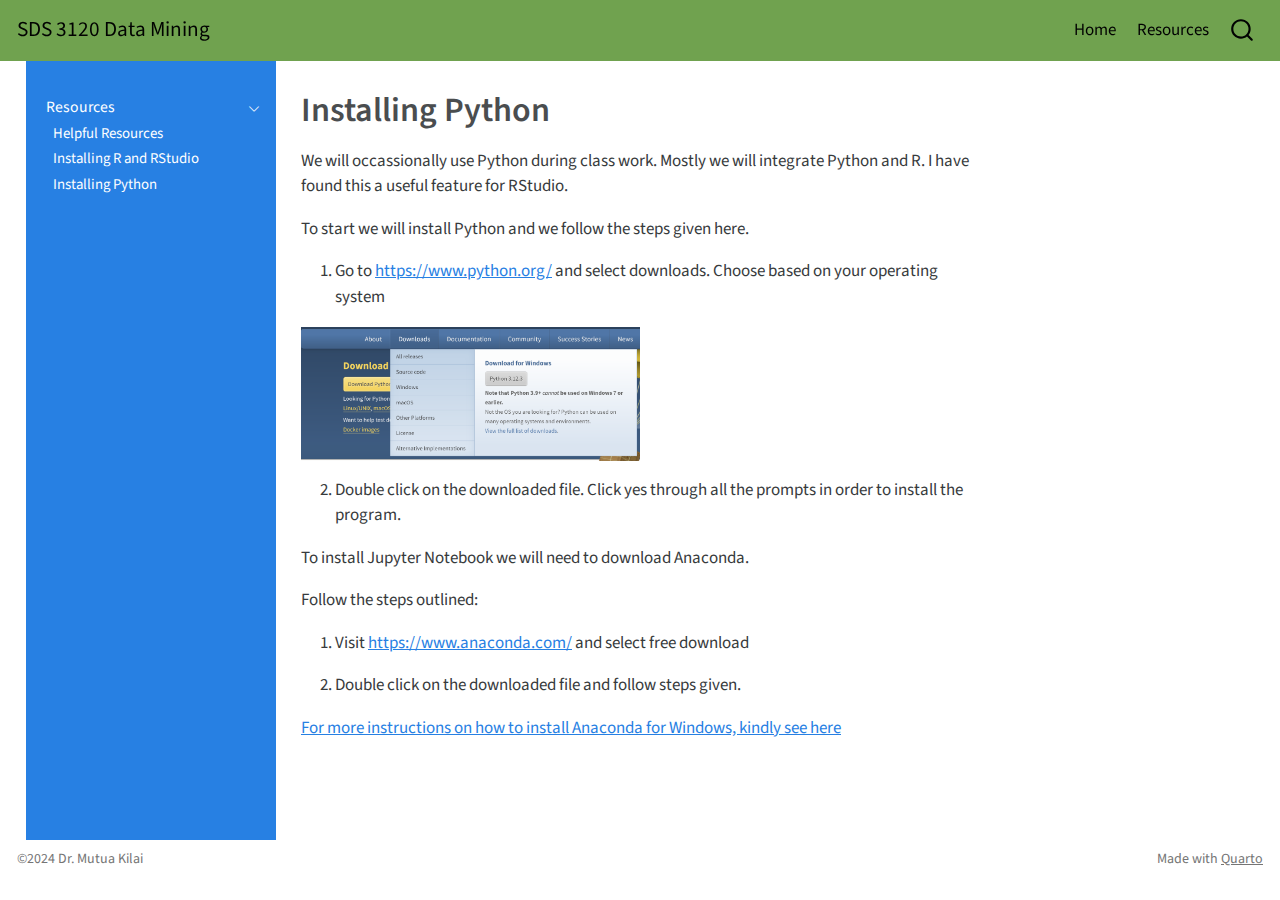
<file: docs/resource/python.html>
<!DOCTYPE html>
<html xmlns="http://www.w3.org/1999/xhtml" lang="en" xml:lang="en"><head>

<meta charset="utf-8">
<meta name="generator" content="quarto-1.3.450">

<meta name="viewport" content="width=device-width, initial-scale=1.0, user-scalable=yes">


<title>SDS 3120 Data Mining - Installing Python</title>
<style>
code{white-space: pre-wrap;}
span.smallcaps{font-variant: small-caps;}
div.columns{display: flex; gap: min(4vw, 1.5em);}
div.column{flex: auto; overflow-x: auto;}
div.hanging-indent{margin-left: 1.5em; text-indent: -1.5em;}
ul.task-list{list-style: none;}
ul.task-list li input[type="checkbox"] {
  width: 0.8em;
  margin: 0 0.8em 0.2em -1em; /* quarto-specific, see https://github.com/quarto-dev/quarto-cli/issues/4556 */ 
  vertical-align: middle;
}
</style>


<script src="../site_libs/quarto-nav/quarto-nav.js"></script>
<script src="../site_libs/quarto-nav/headroom.min.js"></script>
<script src="../site_libs/clipboard/clipboard.min.js"></script>
<script src="../site_libs/quarto-search/autocomplete.umd.js"></script>
<script src="../site_libs/quarto-search/fuse.min.js"></script>
<script src="../site_libs/quarto-search/quarto-search.js"></script>
<meta name="quarto:offset" content="../">
<link href="../files/imgfile.png" rel="icon" type="image/png">
<script src="../site_libs/quarto-html/quarto.js"></script>
<script src="../site_libs/quarto-html/popper.min.js"></script>
<script src="../site_libs/quarto-html/tippy.umd.min.js"></script>
<script src="../site_libs/quarto-html/anchor.min.js"></script>
<link href="../site_libs/quarto-html/tippy.css" rel="stylesheet">
<link href="../site_libs/quarto-html/quarto-syntax-highlighting.css" rel="stylesheet" id="quarto-text-highlighting-styles">
<script src="../site_libs/bootstrap/bootstrap.min.js"></script>
<link href="../site_libs/bootstrap/bootstrap-icons.css" rel="stylesheet">
<link href="../site_libs/bootstrap/bootstrap.min.css" rel="stylesheet" id="quarto-bootstrap" data-mode="light">
<script id="quarto-search-options" type="application/json">{
  "location": "navbar",
  "copy-button": false,
  "collapse-after": 3,
  "panel-placement": "end",
  "type": "overlay",
  "limit": 20,
  "language": {
    "search-no-results-text": "No results",
    "search-matching-documents-text": "matching documents",
    "search-copy-link-title": "Copy link to search",
    "search-hide-matches-text": "Hide additional matches",
    "search-more-match-text": "more match in this document",
    "search-more-matches-text": "more matches in this document",
    "search-clear-button-title": "Clear",
    "search-detached-cancel-button-title": "Cancel",
    "search-submit-button-title": "Submit",
    "search-label": "Search"
  }
}</script>


<link rel="stylesheet" href="../styles.css">
</head>

<body class="nav-sidebar floating nav-fixed">

<div id="quarto-search-results"></div>
  <header id="quarto-header" class="headroom fixed-top">
    <nav class="navbar navbar-expand-lg navbar-dark ">
      <div class="navbar-container container-fluid">
      <div class="navbar-brand-container">
    <a class="navbar-brand" href="../index.html">
    <span class="navbar-title">SDS 3120 Data Mining</span>
    </a>
  </div>
            <div id="quarto-search" class="" title="Search"></div>
          <button class="navbar-toggler" type="button" data-bs-toggle="collapse" data-bs-target="#navbarCollapse" aria-controls="navbarCollapse" aria-expanded="false" aria-label="Toggle navigation" onclick="if (window.quartoToggleHeadroom) { window.quartoToggleHeadroom(); }">
  <span class="navbar-toggler-icon"></span>
</button>
          <div class="collapse navbar-collapse" id="navbarCollapse">
            <ul class="navbar-nav navbar-nav-scroll ms-auto">
  <li class="nav-item">
    <a class="nav-link" href="../index.html" rel="" target="">
 <span class="menu-text">Home</span></a>
  </li>  
  <li class="nav-item">
    <a class="nav-link active" href="../resources.html" rel="" target="" aria-current="page">
 <span class="menu-text">Resources</span></a>
  </li>  
</ul>
            <div class="quarto-navbar-tools">
</div>
          </div> <!-- /navcollapse -->
      </div> <!-- /container-fluid -->
    </nav>
  <nav class="quarto-secondary-nav">
    <div class="container-fluid d-flex">
      <button type="button" class="quarto-btn-toggle btn" data-bs-toggle="collapse" data-bs-target="#quarto-sidebar,#quarto-sidebar-glass" aria-controls="quarto-sidebar" aria-expanded="false" aria-label="Toggle sidebar navigation" onclick="if (window.quartoToggleHeadroom) { window.quartoToggleHeadroom(); }">
        <i class="bi bi-layout-text-sidebar-reverse"></i>
      </button>
      <nav class="quarto-page-breadcrumbs" aria-label="breadcrumb"><ol class="breadcrumb"><li class="breadcrumb-item"><a href="../resources.html">Resources</a></li><li class="breadcrumb-item"><a href="../resource/python.html">Installing Python</a></li></ol></nav>
      <a class="flex-grow-1" role="button" data-bs-toggle="collapse" data-bs-target="#quarto-sidebar,#quarto-sidebar-glass" aria-controls="quarto-sidebar" aria-expanded="false" aria-label="Toggle sidebar navigation" onclick="if (window.quartoToggleHeadroom) { window.quartoToggleHeadroom(); }">      
      </a>
    </div>
  </nav>
</header>
<!-- content -->
<div id="quarto-content" class="quarto-container page-columns page-rows-contents page-layout-article page-navbar">
<!-- sidebar -->
  <nav id="quarto-sidebar" class="sidebar collapse collapse-horizontal sidebar-navigation floating overflow-auto">
    <div class="sidebar-menu-container"> 
    <ul class="list-unstyled mt-1">
        <li class="sidebar-item sidebar-item-section">
      <div class="sidebar-item-container"> 
            <a class="sidebar-item-text sidebar-link text-start" data-bs-toggle="collapse" data-bs-target="#quarto-sidebar-section-1" aria-expanded="true">
 <span class="menu-text">Resources</span></a>
          <a class="sidebar-item-toggle text-start" data-bs-toggle="collapse" data-bs-target="#quarto-sidebar-section-1" aria-expanded="true" aria-label="Toggle section">
            <i class="bi bi-chevron-right ms-2"></i>
          </a> 
      </div>
      <ul id="quarto-sidebar-section-1" class="collapse list-unstyled sidebar-section depth1 show">  
          <li class="sidebar-item">
  <div class="sidebar-item-container"> 
  <a href="../resources.html" class="sidebar-item-text sidebar-link">
 <span class="menu-text">Helpful Resources</span></a>
  </div>
</li>
          <li class="sidebar-item">
  <div class="sidebar-item-container"> 
  <a href="../resource/r.html" class="sidebar-item-text sidebar-link">
 <span class="menu-text">Installing R and RStudio</span></a>
  </div>
</li>
          <li class="sidebar-item">
  <div class="sidebar-item-container"> 
  <a href="../resource/python.html" class="sidebar-item-text sidebar-link active">
 <span class="menu-text">Installing Python</span></a>
  </div>
</li>
      </ul>
  </li>
    </ul>
    </div>
</nav>
<div id="quarto-sidebar-glass" data-bs-toggle="collapse" data-bs-target="#quarto-sidebar,#quarto-sidebar-glass"></div>
<!-- margin-sidebar -->
    <div id="quarto-margin-sidebar" class="sidebar margin-sidebar">
        
    </div>
<!-- main -->
<main class="content" id="quarto-document-content">

<header id="title-block-header" class="quarto-title-block default">
<div class="quarto-title">
<h1 class="title">Installing Python</h1>
</div>



<div class="quarto-title-meta">

    
  
    
  </div>
  

</header>

<p>We will occassionally use Python during class work. Mostly we will integrate Python and R. I have found this a useful feature for RStudio.</p>
<p>To start we will install Python and we follow the steps given here.</p>
<ol type="1">
<li>Go to <a href="https://www.python.org/" class="uri">https://www.python.org/</a> and select downloads. Choose based on your operating system</li>
</ol>
<p><img src="..\files/python.png" class="img-fluid" style="width:50.0%"></p>
<ol start="2" type="1">
<li>Double click on the downloaded file. Click yes through all the prompts in order to install the program.</li>
</ol>
<p>To install Jupyter Notebook we will need to download Anaconda.</p>
<p>Follow the steps outlined:</p>
<ol type="1">
<li><p>Visit <a href="https://www.anaconda.com/" class="uri">https://www.anaconda.com/</a> and select free download</p></li>
<li><p>Double click on the downloaded file and follow steps given.</p></li>
</ol>
<p><a href="https://docs.anaconda.com/free/anaconda/install/windows/">For more instructions on how to install Anaconda for Windows, kindly see here</a></p>



</main> <!-- /main -->
<script id="quarto-html-after-body" type="application/javascript">
window.document.addEventListener("DOMContentLoaded", function (event) {
  const toggleBodyColorMode = (bsSheetEl) => {
    const mode = bsSheetEl.getAttribute("data-mode");
    const bodyEl = window.document.querySelector("body");
    if (mode === "dark") {
      bodyEl.classList.add("quarto-dark");
      bodyEl.classList.remove("quarto-light");
    } else {
      bodyEl.classList.add("quarto-light");
      bodyEl.classList.remove("quarto-dark");
    }
  }
  const toggleBodyColorPrimary = () => {
    const bsSheetEl = window.document.querySelector("link#quarto-bootstrap");
    if (bsSheetEl) {
      toggleBodyColorMode(bsSheetEl);
    }
  }
  toggleBodyColorPrimary();  
  const icon = "";
  const anchorJS = new window.AnchorJS();
  anchorJS.options = {
    placement: 'right',
    icon: icon
  };
  anchorJS.add('.anchored');
  const isCodeAnnotation = (el) => {
    for (const clz of el.classList) {
      if (clz.startsWith('code-annotation-')) {                     
        return true;
      }
    }
    return false;
  }
  const clipboard = new window.ClipboardJS('.code-copy-button', {
    text: function(trigger) {
      const codeEl = trigger.previousElementSibling.cloneNode(true);
      for (const childEl of codeEl.children) {
        if (isCodeAnnotation(childEl)) {
          childEl.remove();
        }
      }
      return codeEl.innerText;
    }
  });
  clipboard.on('success', function(e) {
    // button target
    const button = e.trigger;
    // don't keep focus
    button.blur();
    // flash "checked"
    button.classList.add('code-copy-button-checked');
    var currentTitle = button.getAttribute("title");
    button.setAttribute("title", "Copied!");
    let tooltip;
    if (window.bootstrap) {
      button.setAttribute("data-bs-toggle", "tooltip");
      button.setAttribute("data-bs-placement", "left");
      button.setAttribute("data-bs-title", "Copied!");
      tooltip = new bootstrap.Tooltip(button, 
        { trigger: "manual", 
          customClass: "code-copy-button-tooltip",
          offset: [0, -8]});
      tooltip.show();    
    }
    setTimeout(function() {
      if (tooltip) {
        tooltip.hide();
        button.removeAttribute("data-bs-title");
        button.removeAttribute("data-bs-toggle");
        button.removeAttribute("data-bs-placement");
      }
      button.setAttribute("title", currentTitle);
      button.classList.remove('code-copy-button-checked');
    }, 1000);
    // clear code selection
    e.clearSelection();
  });
  function tippyHover(el, contentFn) {
    const config = {
      allowHTML: true,
      content: contentFn,
      maxWidth: 500,
      delay: 100,
      arrow: false,
      appendTo: function(el) {
          return el.parentElement;
      },
      interactive: true,
      interactiveBorder: 10,
      theme: 'quarto',
      placement: 'bottom-start'
    };
    window.tippy(el, config); 
  }
  const noterefs = window.document.querySelectorAll('a[role="doc-noteref"]');
  for (var i=0; i<noterefs.length; i++) {
    const ref = noterefs[i];
    tippyHover(ref, function() {
      // use id or data attribute instead here
      let href = ref.getAttribute('data-footnote-href') || ref.getAttribute('href');
      try { href = new URL(href).hash; } catch {}
      const id = href.replace(/^#\/?/, "");
      const note = window.document.getElementById(id);
      return note.innerHTML;
    });
  }
      let selectedAnnoteEl;
      const selectorForAnnotation = ( cell, annotation) => {
        let cellAttr = 'data-code-cell="' + cell + '"';
        let lineAttr = 'data-code-annotation="' +  annotation + '"';
        const selector = 'span[' + cellAttr + '][' + lineAttr + ']';
        return selector;
      }
      const selectCodeLines = (annoteEl) => {
        const doc = window.document;
        const targetCell = annoteEl.getAttribute("data-target-cell");
        const targetAnnotation = annoteEl.getAttribute("data-target-annotation");
        const annoteSpan = window.document.querySelector(selectorForAnnotation(targetCell, targetAnnotation));
        const lines = annoteSpan.getAttribute("data-code-lines").split(",");
        const lineIds = lines.map((line) => {
          return targetCell + "-" + line;
        })
        let top = null;
        let height = null;
        let parent = null;
        if (lineIds.length > 0) {
            //compute the position of the single el (top and bottom and make a div)
            const el = window.document.getElementById(lineIds[0]);
            top = el.offsetTop;
            height = el.offsetHeight;
            parent = el.parentElement.parentElement;
          if (lineIds.length > 1) {
            const lastEl = window.document.getElementById(lineIds[lineIds.length - 1]);
            const bottom = lastEl.offsetTop + lastEl.offsetHeight;
            height = bottom - top;
          }
          if (top !== null && height !== null && parent !== null) {
            // cook up a div (if necessary) and position it 
            let div = window.document.getElementById("code-annotation-line-highlight");
            if (div === null) {
              div = window.document.createElement("div");
              div.setAttribute("id", "code-annotation-line-highlight");
              div.style.position = 'absolute';
              parent.appendChild(div);
            }
            div.style.top = top - 2 + "px";
            div.style.height = height + 4 + "px";
            let gutterDiv = window.document.getElementById("code-annotation-line-highlight-gutter");
            if (gutterDiv === null) {
              gutterDiv = window.document.createElement("div");
              gutterDiv.setAttribute("id", "code-annotation-line-highlight-gutter");
              gutterDiv.style.position = 'absolute';
              const codeCell = window.document.getElementById(targetCell);
              const gutter = codeCell.querySelector('.code-annotation-gutter');
              gutter.appendChild(gutterDiv);
            }
            gutterDiv.style.top = top - 2 + "px";
            gutterDiv.style.height = height + 4 + "px";
          }
          selectedAnnoteEl = annoteEl;
        }
      };
      const unselectCodeLines = () => {
        const elementsIds = ["code-annotation-line-highlight", "code-annotation-line-highlight-gutter"];
        elementsIds.forEach((elId) => {
          const div = window.document.getElementById(elId);
          if (div) {
            div.remove();
          }
        });
        selectedAnnoteEl = undefined;
      };
      // Attach click handler to the DT
      const annoteDls = window.document.querySelectorAll('dt[data-target-cell]');
      for (const annoteDlNode of annoteDls) {
        annoteDlNode.addEventListener('click', (event) => {
          const clickedEl = event.target;
          if (clickedEl !== selectedAnnoteEl) {
            unselectCodeLines();
            const activeEl = window.document.querySelector('dt[data-target-cell].code-annotation-active');
            if (activeEl) {
              activeEl.classList.remove('code-annotation-active');
            }
            selectCodeLines(clickedEl);
            clickedEl.classList.add('code-annotation-active');
          } else {
            // Unselect the line
            unselectCodeLines();
            clickedEl.classList.remove('code-annotation-active');
          }
        });
      }
  const findCites = (el) => {
    const parentEl = el.parentElement;
    if (parentEl) {
      const cites = parentEl.dataset.cites;
      if (cites) {
        return {
          el,
          cites: cites.split(' ')
        };
      } else {
        return findCites(el.parentElement)
      }
    } else {
      return undefined;
    }
  };
  var bibliorefs = window.document.querySelectorAll('a[role="doc-biblioref"]');
  for (var i=0; i<bibliorefs.length; i++) {
    const ref = bibliorefs[i];
    const citeInfo = findCites(ref);
    if (citeInfo) {
      tippyHover(citeInfo.el, function() {
        var popup = window.document.createElement('div');
        citeInfo.cites.forEach(function(cite) {
          var citeDiv = window.document.createElement('div');
          citeDiv.classList.add('hanging-indent');
          citeDiv.classList.add('csl-entry');
          var biblioDiv = window.document.getElementById('ref-' + cite);
          if (biblioDiv) {
            citeDiv.innerHTML = biblioDiv.innerHTML;
          }
          popup.appendChild(citeDiv);
        });
        return popup.innerHTML;
      });
    }
  }
});
</script>
</div> <!-- /content -->
<footer class="footer">
  <div class="nav-footer">
    <div class="nav-footer-left">©2024 Dr.&nbsp;Mutua Kilai</div>   
    <div class="nav-footer-center">
      &nbsp;
    </div>
    <div class="nav-footer-right">Made with <a href="https://quarto.org/">Quarto</a></div>
  </div>
</footer>



</body></html>
</file>
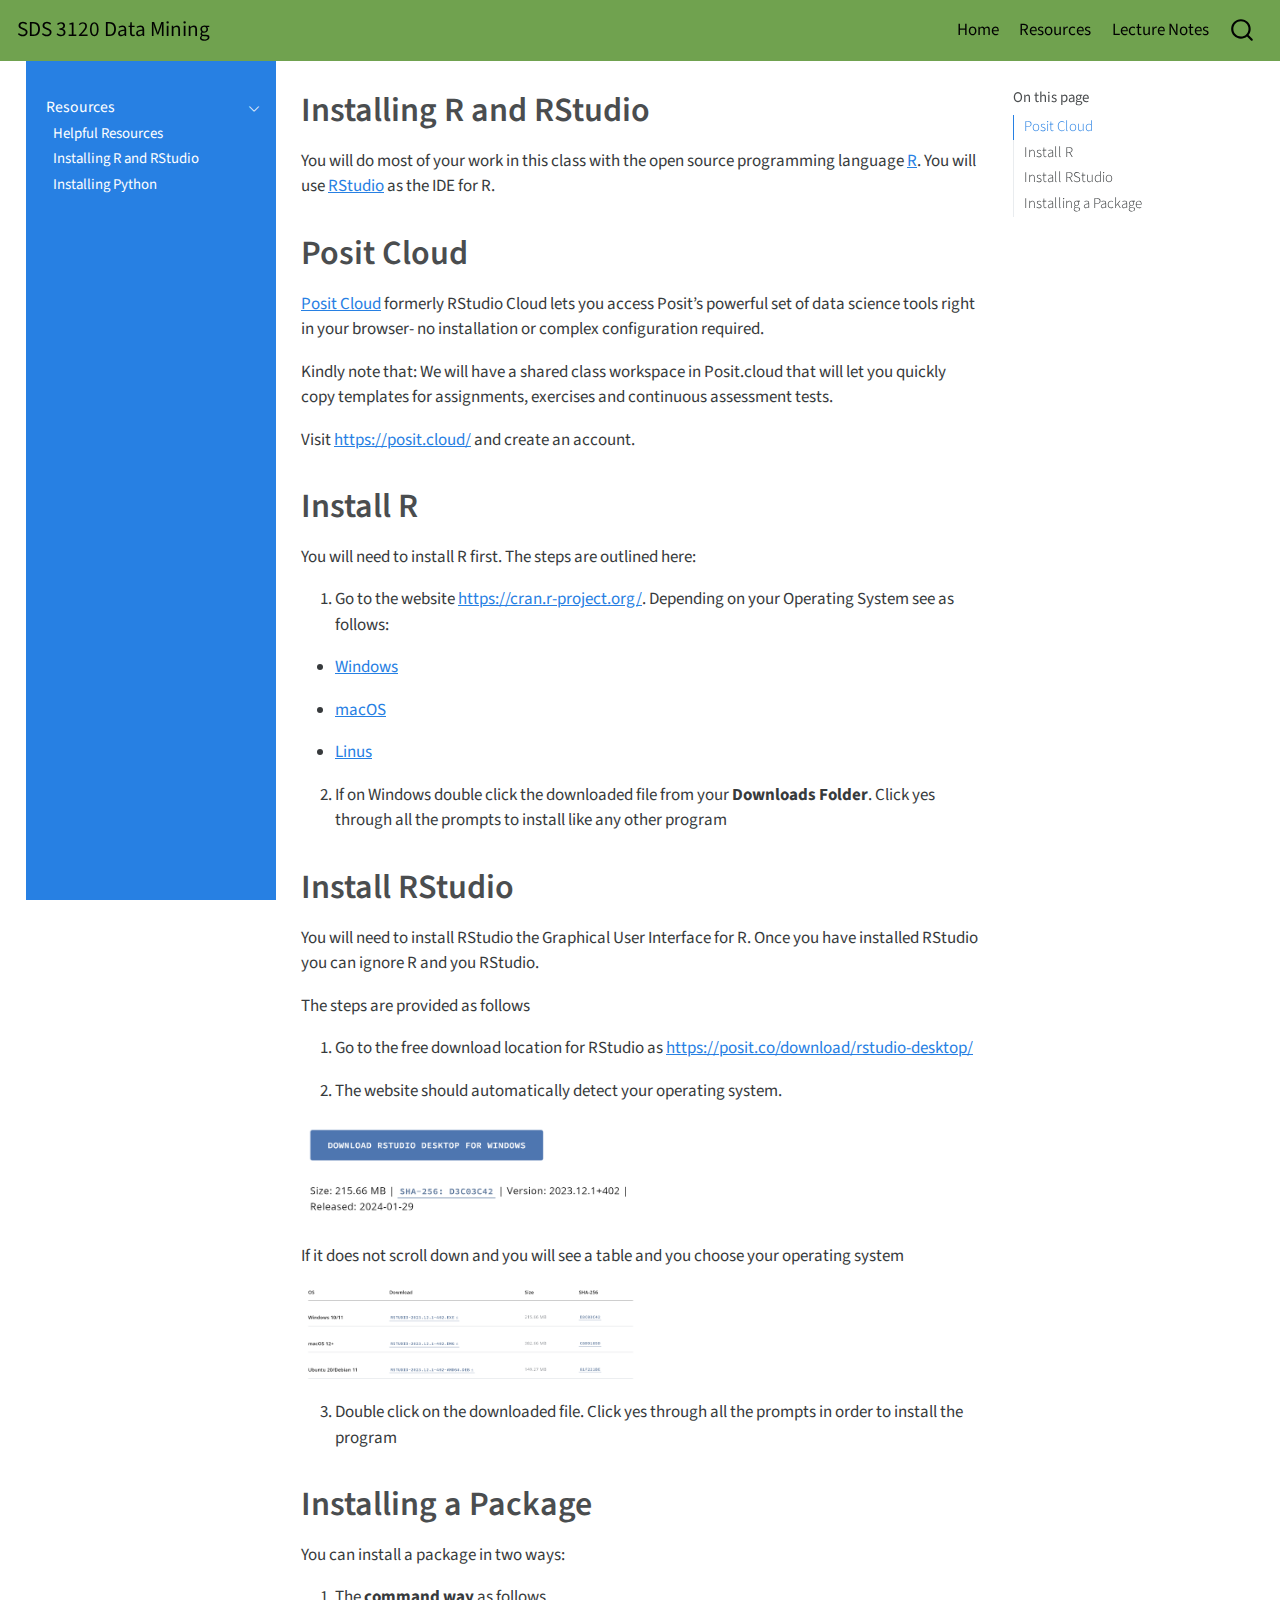
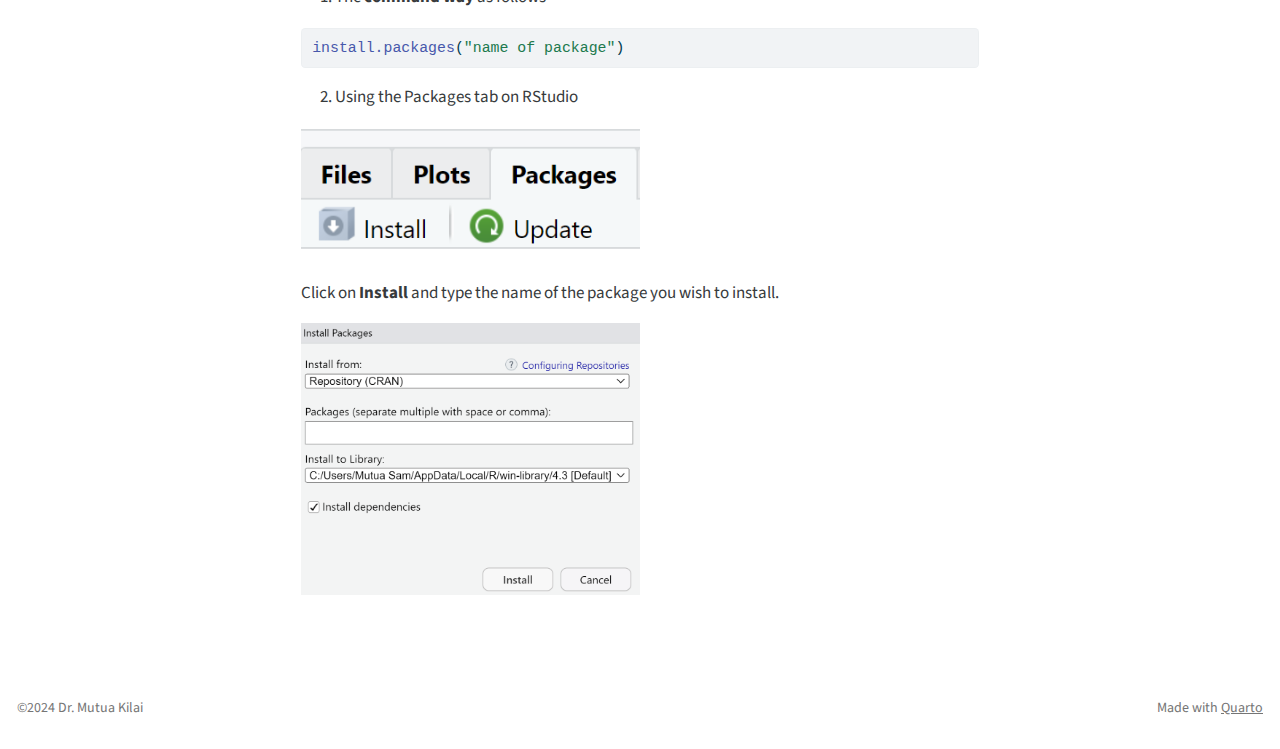
<file: docs/resource/r.html>
<!DOCTYPE html>
<html xmlns="http://www.w3.org/1999/xhtml" lang="en" xml:lang="en"><head>

<meta charset="utf-8">
<meta name="generator" content="quarto-1.3.450">

<meta name="viewport" content="width=device-width, initial-scale=1.0, user-scalable=yes">


<title>SDS 3120 Data Mining - Installing R and RStudio</title>
<style>
code{white-space: pre-wrap;}
span.smallcaps{font-variant: small-caps;}
div.columns{display: flex; gap: min(4vw, 1.5em);}
div.column{flex: auto; overflow-x: auto;}
div.hanging-indent{margin-left: 1.5em; text-indent: -1.5em;}
ul.task-list{list-style: none;}
ul.task-list li input[type="checkbox"] {
  width: 0.8em;
  margin: 0 0.8em 0.2em -1em; /* quarto-specific, see https://github.com/quarto-dev/quarto-cli/issues/4556 */ 
  vertical-align: middle;
}
/* CSS for syntax highlighting */
pre > code.sourceCode { white-space: pre; position: relative; }
pre > code.sourceCode > span { display: inline-block; line-height: 1.25; }
pre > code.sourceCode > span:empty { height: 1.2em; }
.sourceCode { overflow: visible; }
code.sourceCode > span { color: inherit; text-decoration: inherit; }
div.sourceCode { margin: 1em 0; }
pre.sourceCode { margin: 0; }
@media screen {
div.sourceCode { overflow: auto; }
}
@media print {
pre > code.sourceCode { white-space: pre-wrap; }
pre > code.sourceCode > span { text-indent: -5em; padding-left: 5em; }
}
pre.numberSource code
  { counter-reset: source-line 0; }
pre.numberSource code > span
  { position: relative; left: -4em; counter-increment: source-line; }
pre.numberSource code > span > a:first-child::before
  { content: counter(source-line);
    position: relative; left: -1em; text-align: right; vertical-align: baseline;
    border: none; display: inline-block;
    -webkit-touch-callout: none; -webkit-user-select: none;
    -khtml-user-select: none; -moz-user-select: none;
    -ms-user-select: none; user-select: none;
    padding: 0 4px; width: 4em;
  }
pre.numberSource { margin-left: 3em;  padding-left: 4px; }
div.sourceCode
  {   }
@media screen {
pre > code.sourceCode > span > a:first-child::before { text-decoration: underline; }
}
</style>


<script src="../site_libs/quarto-nav/quarto-nav.js"></script>
<script src="../site_libs/quarto-nav/headroom.min.js"></script>
<script src="../site_libs/clipboard/clipboard.min.js"></script>
<script src="../site_libs/quarto-search/autocomplete.umd.js"></script>
<script src="../site_libs/quarto-search/fuse.min.js"></script>
<script src="../site_libs/quarto-search/quarto-search.js"></script>
<meta name="quarto:offset" content="../">
<link href="../files/imgfile.png" rel="icon" type="image/png">
<script src="../site_libs/quarto-html/quarto.js"></script>
<script src="../site_libs/quarto-html/popper.min.js"></script>
<script src="../site_libs/quarto-html/tippy.umd.min.js"></script>
<script src="../site_libs/quarto-html/anchor.min.js"></script>
<link href="../site_libs/quarto-html/tippy.css" rel="stylesheet">
<link href="../site_libs/quarto-html/quarto-syntax-highlighting.css" rel="stylesheet" id="quarto-text-highlighting-styles">
<script src="../site_libs/bootstrap/bootstrap.min.js"></script>
<link href="../site_libs/bootstrap/bootstrap-icons.css" rel="stylesheet">
<link href="../site_libs/bootstrap/bootstrap.min.css" rel="stylesheet" id="quarto-bootstrap" data-mode="light">
<script id="quarto-search-options" type="application/json">{
  "location": "navbar",
  "copy-button": false,
  "collapse-after": 3,
  "panel-placement": "end",
  "type": "overlay",
  "limit": 20,
  "language": {
    "search-no-results-text": "No results",
    "search-matching-documents-text": "matching documents",
    "search-copy-link-title": "Copy link to search",
    "search-hide-matches-text": "Hide additional matches",
    "search-more-match-text": "more match in this document",
    "search-more-matches-text": "more matches in this document",
    "search-clear-button-title": "Clear",
    "search-detached-cancel-button-title": "Cancel",
    "search-submit-button-title": "Submit",
    "search-label": "Search"
  }
}</script>


<link rel="stylesheet" href="../styles.css">
</head>

<body class="nav-sidebar floating nav-fixed">

<div id="quarto-search-results"></div>
  <header id="quarto-header" class="headroom fixed-top">
    <nav class="navbar navbar-expand-lg navbar-dark ">
      <div class="navbar-container container-fluid">
      <div class="navbar-brand-container">
    <a class="navbar-brand" href="../index.html">
    <span class="navbar-title">SDS 3120 Data Mining</span>
    </a>
  </div>
            <div id="quarto-search" class="" title="Search"></div>
          <button class="navbar-toggler" type="button" data-bs-toggle="collapse" data-bs-target="#navbarCollapse" aria-controls="navbarCollapse" aria-expanded="false" aria-label="Toggle navigation" onclick="if (window.quartoToggleHeadroom) { window.quartoToggleHeadroom(); }">
  <span class="navbar-toggler-icon"></span>
</button>
          <div class="collapse navbar-collapse" id="navbarCollapse">
            <ul class="navbar-nav navbar-nav-scroll ms-auto">
  <li class="nav-item">
    <a class="nav-link" href="../index.html" rel="" target="">
 <span class="menu-text">Home</span></a>
  </li>  
  <li class="nav-item">
    <a class="nav-link active" href="../resources.html" rel="" target="" aria-current="page">
 <span class="menu-text">Resources</span></a>
  </li>  
  <li class="nav-item">
    <a class="nav-link" href="../lectures.html" rel="" target="">
 <span class="menu-text">Lecture Notes</span></a>
  </li>  
</ul>
            <div class="quarto-navbar-tools">
</div>
          </div> <!-- /navcollapse -->
      </div> <!-- /container-fluid -->
    </nav>
  <nav class="quarto-secondary-nav">
    <div class="container-fluid d-flex">
      <button type="button" class="quarto-btn-toggle btn" data-bs-toggle="collapse" data-bs-target="#quarto-sidebar,#quarto-sidebar-glass" aria-controls="quarto-sidebar" aria-expanded="false" aria-label="Toggle sidebar navigation" onclick="if (window.quartoToggleHeadroom) { window.quartoToggleHeadroom(); }">
        <i class="bi bi-layout-text-sidebar-reverse"></i>
      </button>
      <nav class="quarto-page-breadcrumbs" aria-label="breadcrumb"><ol class="breadcrumb"><li class="breadcrumb-item"><a href="../resources.html">Resources</a></li><li class="breadcrumb-item"><a href="../resource/r.html">Installing R and RStudio</a></li></ol></nav>
      <a class="flex-grow-1" role="button" data-bs-toggle="collapse" data-bs-target="#quarto-sidebar,#quarto-sidebar-glass" aria-controls="quarto-sidebar" aria-expanded="false" aria-label="Toggle sidebar navigation" onclick="if (window.quartoToggleHeadroom) { window.quartoToggleHeadroom(); }">      
      </a>
    </div>
  </nav>
</header>
<!-- content -->
<div id="quarto-content" class="quarto-container page-columns page-rows-contents page-layout-article page-navbar">
<!-- sidebar -->
  <nav id="quarto-sidebar" class="sidebar collapse collapse-horizontal sidebar-navigation floating overflow-auto">
    <div class="sidebar-menu-container"> 
    <ul class="list-unstyled mt-1">
        <li class="sidebar-item sidebar-item-section">
      <div class="sidebar-item-container"> 
            <a class="sidebar-item-text sidebar-link text-start" data-bs-toggle="collapse" data-bs-target="#quarto-sidebar-section-1" aria-expanded="true">
 <span class="menu-text">Resources</span></a>
          <a class="sidebar-item-toggle text-start" data-bs-toggle="collapse" data-bs-target="#quarto-sidebar-section-1" aria-expanded="true" aria-label="Toggle section">
            <i class="bi bi-chevron-right ms-2"></i>
          </a> 
      </div>
      <ul id="quarto-sidebar-section-1" class="collapse list-unstyled sidebar-section depth1 show">  
          <li class="sidebar-item">
  <div class="sidebar-item-container"> 
  <a href="../resources.html" class="sidebar-item-text sidebar-link">
 <span class="menu-text">Helpful Resources</span></a>
  </div>
</li>
          <li class="sidebar-item">
  <div class="sidebar-item-container"> 
  <a href="../resource/r.html" class="sidebar-item-text sidebar-link active">
 <span class="menu-text">Installing R and RStudio</span></a>
  </div>
</li>
          <li class="sidebar-item">
  <div class="sidebar-item-container"> 
  <a href="../resource/python.html" class="sidebar-item-text sidebar-link">
 <span class="menu-text">Installing Python</span></a>
  </div>
</li>
      </ul>
  </li>
    </ul>
    </div>
</nav>
<div id="quarto-sidebar-glass" data-bs-toggle="collapse" data-bs-target="#quarto-sidebar,#quarto-sidebar-glass"></div>
<!-- margin-sidebar -->
    <div id="quarto-margin-sidebar" class="sidebar margin-sidebar">
        <nav id="TOC" role="doc-toc" class="toc-active">
    <h2 id="toc-title">On this page</h2>
   
  <ul>
  <li><a href="#posit-cloud" id="toc-posit-cloud" class="nav-link active" data-scroll-target="#posit-cloud">Posit Cloud</a></li>
  <li><a href="#install-r" id="toc-install-r" class="nav-link" data-scroll-target="#install-r">Install R</a></li>
  <li><a href="#install-rstudio" id="toc-install-rstudio" class="nav-link" data-scroll-target="#install-rstudio">Install RStudio</a></li>
  <li><a href="#installing-a-package" id="toc-installing-a-package" class="nav-link" data-scroll-target="#installing-a-package">Installing a Package</a></li>
  </ul>
</nav>
    </div>
<!-- main -->
<main class="content" id="quarto-document-content">

<header id="title-block-header" class="quarto-title-block default">
<div class="quarto-title">
<h1 class="title">Installing R and RStudio</h1>
</div>



<div class="quarto-title-meta">

    
  
    
  </div>
  

</header>

<p>You will do most of your work in this class with the open source programming language <a href="https://www.r-project.org/">R</a>. You will use <a href="https://posit.co/download/rstudio-desktop/">RStudio</a> as the IDE for R.</p>
<section id="posit-cloud" class="level1">
<h1>Posit Cloud</h1>
<p><a href="https://posit.cloud/">Posit Cloud</a> formerly RStudio Cloud lets you access Posit’s powerful set of data science tools right in your browser- no installation or complex configuration required.</p>
<p>Kindly note that: We will have a shared class workspace in Posit.cloud that will let you quickly copy templates for assignments, exercises and continuous assessment tests.</p>
<p>Visit <a href="https://posit.cloud/" class="uri">https://posit.cloud/</a> and create an account.</p>
</section>
<section id="install-r" class="level1">
<h1>Install R</h1>
<p>You will need to install R first. The steps are outlined here:</p>
<ol type="1">
<li>Go to the website <a href="https://cran.r-project.org/" class="uri">https://cran.r-project.org/</a>. Depending on your Operating System see as follows:</li>
</ol>
<ul>
<li><p><a href="https://cran.r-project.org/bin/windows/base/">Windows</a></p></li>
<li><p><a href="https://cran.r-project.org/bin/macosx/">macOS</a></p></li>
<li><p><a href="https://cran.r-project.org/bin/linux/">Linus</a></p></li>
</ul>
<ol start="2" type="1">
<li>If on Windows double click the downloaded file from your <strong>Downloads Folder</strong>. Click yes through all the prompts to install like any other program</li>
</ol>
</section>
<section id="install-rstudio" class="level1">
<h1>Install RStudio</h1>
<p>You will need to install RStudio the Graphical User Interface for R. Once you have installed RStudio you can ignore R and you RStudio.</p>
<p>The steps are provided as follows</p>
<ol type="1">
<li><p>Go to the free download location for RStudio as <a href="https://posit.co/download/rstudio-desktop/" class="uri">https://posit.co/download/rstudio-desktop/</a></p></li>
<li><p>The website should automatically detect your operating system.</p></li>
</ol>
<p><img src="..\files/rstudio.png" class="img-fluid" style="width:50.0%"></p>
<p>If it does not scroll down and you will see a table and you choose your operating system</p>
<p><img src="..\files/table.png" class="img-fluid" style="width:50.0%"></p>
<ol start="3" type="1">
<li>Double click on the downloaded file. Click yes through all the prompts in order to install the program</li>
</ol>
</section>
<section id="installing-a-package" class="level1">
<h1>Installing a Package</h1>
<p>You can install a package in two ways:</p>
<ol type="1">
<li>The <strong>command way</strong> as follows</li>
</ol>
<div class="cell">
<div class="sourceCode cell-code" id="cb1"><pre class="sourceCode r code-with-copy"><code class="sourceCode r"><span id="cb1-1"><a href="#cb1-1" aria-hidden="true" tabindex="-1"></a><span class="fu">install.packages</span>(<span class="st">"name of package"</span>)</span></code><button title="Copy to Clipboard" class="code-copy-button"><i class="bi"></i></button></pre></div>
</div>
<ol start="2" type="1">
<li>Using the Packages tab on RStudio</li>
</ol>
<p><img src="..\files/package.png" class="img-fluid" style="width:50.0%"></p>
<p>Click on <strong>Install</strong> and type the name of the package you wish to install.</p>
<p><img src="..\files/install.png" class="img-fluid" style="width:50.0%"></p>


</section>

</main> <!-- /main -->
<script id="quarto-html-after-body" type="application/javascript">
window.document.addEventListener("DOMContentLoaded", function (event) {
  const toggleBodyColorMode = (bsSheetEl) => {
    const mode = bsSheetEl.getAttribute("data-mode");
    const bodyEl = window.document.querySelector("body");
    if (mode === "dark") {
      bodyEl.classList.add("quarto-dark");
      bodyEl.classList.remove("quarto-light");
    } else {
      bodyEl.classList.add("quarto-light");
      bodyEl.classList.remove("quarto-dark");
    }
  }
  const toggleBodyColorPrimary = () => {
    const bsSheetEl = window.document.querySelector("link#quarto-bootstrap");
    if (bsSheetEl) {
      toggleBodyColorMode(bsSheetEl);
    }
  }
  toggleBodyColorPrimary();  
  const icon = "";
  const anchorJS = new window.AnchorJS();
  anchorJS.options = {
    placement: 'right',
    icon: icon
  };
  anchorJS.add('.anchored');
  const isCodeAnnotation = (el) => {
    for (const clz of el.classList) {
      if (clz.startsWith('code-annotation-')) {                     
        return true;
      }
    }
    return false;
  }
  const clipboard = new window.ClipboardJS('.code-copy-button', {
    text: function(trigger) {
      const codeEl = trigger.previousElementSibling.cloneNode(true);
      for (const childEl of codeEl.children) {
        if (isCodeAnnotation(childEl)) {
          childEl.remove();
        }
      }
      return codeEl.innerText;
    }
  });
  clipboard.on('success', function(e) {
    // button target
    const button = e.trigger;
    // don't keep focus
    button.blur();
    // flash "checked"
    button.classList.add('code-copy-button-checked');
    var currentTitle = button.getAttribute("title");
    button.setAttribute("title", "Copied!");
    let tooltip;
    if (window.bootstrap) {
      button.setAttribute("data-bs-toggle", "tooltip");
      button.setAttribute("data-bs-placement", "left");
      button.setAttribute("data-bs-title", "Copied!");
      tooltip = new bootstrap.Tooltip(button, 
        { trigger: "manual", 
          customClass: "code-copy-button-tooltip",
          offset: [0, -8]});
      tooltip.show();    
    }
    setTimeout(function() {
      if (tooltip) {
        tooltip.hide();
        button.removeAttribute("data-bs-title");
        button.removeAttribute("data-bs-toggle");
        button.removeAttribute("data-bs-placement");
      }
      button.setAttribute("title", currentTitle);
      button.classList.remove('code-copy-button-checked');
    }, 1000);
    // clear code selection
    e.clearSelection();
  });
  function tippyHover(el, contentFn) {
    const config = {
      allowHTML: true,
      content: contentFn,
      maxWidth: 500,
      delay: 100,
      arrow: false,
      appendTo: function(el) {
          return el.parentElement;
      },
      interactive: true,
      interactiveBorder: 10,
      theme: 'quarto',
      placement: 'bottom-start'
    };
    window.tippy(el, config); 
  }
  const noterefs = window.document.querySelectorAll('a[role="doc-noteref"]');
  for (var i=0; i<noterefs.length; i++) {
    const ref = noterefs[i];
    tippyHover(ref, function() {
      // use id or data attribute instead here
      let href = ref.getAttribute('data-footnote-href') || ref.getAttribute('href');
      try { href = new URL(href).hash; } catch {}
      const id = href.replace(/^#\/?/, "");
      const note = window.document.getElementById(id);
      return note.innerHTML;
    });
  }
      let selectedAnnoteEl;
      const selectorForAnnotation = ( cell, annotation) => {
        let cellAttr = 'data-code-cell="' + cell + '"';
        let lineAttr = 'data-code-annotation="' +  annotation + '"';
        const selector = 'span[' + cellAttr + '][' + lineAttr + ']';
        return selector;
      }
      const selectCodeLines = (annoteEl) => {
        const doc = window.document;
        const targetCell = annoteEl.getAttribute("data-target-cell");
        const targetAnnotation = annoteEl.getAttribute("data-target-annotation");
        const annoteSpan = window.document.querySelector(selectorForAnnotation(targetCell, targetAnnotation));
        const lines = annoteSpan.getAttribute("data-code-lines").split(",");
        const lineIds = lines.map((line) => {
          return targetCell + "-" + line;
        })
        let top = null;
        let height = null;
        let parent = null;
        if (lineIds.length > 0) {
            //compute the position of the single el (top and bottom and make a div)
            const el = window.document.getElementById(lineIds[0]);
            top = el.offsetTop;
            height = el.offsetHeight;
            parent = el.parentElement.parentElement;
          if (lineIds.length > 1) {
            const lastEl = window.document.getElementById(lineIds[lineIds.length - 1]);
            const bottom = lastEl.offsetTop + lastEl.offsetHeight;
            height = bottom - top;
          }
          if (top !== null && height !== null && parent !== null) {
            // cook up a div (if necessary) and position it 
            let div = window.document.getElementById("code-annotation-line-highlight");
            if (div === null) {
              div = window.document.createElement("div");
              div.setAttribute("id", "code-annotation-line-highlight");
              div.style.position = 'absolute';
              parent.appendChild(div);
            }
            div.style.top = top - 2 + "px";
            div.style.height = height + 4 + "px";
            let gutterDiv = window.document.getElementById("code-annotation-line-highlight-gutter");
            if (gutterDiv === null) {
              gutterDiv = window.document.createElement("div");
              gutterDiv.setAttribute("id", "code-annotation-line-highlight-gutter");
              gutterDiv.style.position = 'absolute';
              const codeCell = window.document.getElementById(targetCell);
              const gutter = codeCell.querySelector('.code-annotation-gutter');
              gutter.appendChild(gutterDiv);
            }
            gutterDiv.style.top = top - 2 + "px";
            gutterDiv.style.height = height + 4 + "px";
          }
          selectedAnnoteEl = annoteEl;
        }
      };
      const unselectCodeLines = () => {
        const elementsIds = ["code-annotation-line-highlight", "code-annotation-line-highlight-gutter"];
        elementsIds.forEach((elId) => {
          const div = window.document.getElementById(elId);
          if (div) {
            div.remove();
          }
        });
        selectedAnnoteEl = undefined;
      };
      // Attach click handler to the DT
      const annoteDls = window.document.querySelectorAll('dt[data-target-cell]');
      for (const annoteDlNode of annoteDls) {
        annoteDlNode.addEventListener('click', (event) => {
          const clickedEl = event.target;
          if (clickedEl !== selectedAnnoteEl) {
            unselectCodeLines();
            const activeEl = window.document.querySelector('dt[data-target-cell].code-annotation-active');
            if (activeEl) {
              activeEl.classList.remove('code-annotation-active');
            }
            selectCodeLines(clickedEl);
            clickedEl.classList.add('code-annotation-active');
          } else {
            // Unselect the line
            unselectCodeLines();
            clickedEl.classList.remove('code-annotation-active');
          }
        });
      }
  const findCites = (el) => {
    const parentEl = el.parentElement;
    if (parentEl) {
      const cites = parentEl.dataset.cites;
      if (cites) {
        return {
          el,
          cites: cites.split(' ')
        };
      } else {
        return findCites(el.parentElement)
      }
    } else {
      return undefined;
    }
  };
  var bibliorefs = window.document.querySelectorAll('a[role="doc-biblioref"]');
  for (var i=0; i<bibliorefs.length; i++) {
    const ref = bibliorefs[i];
    const citeInfo = findCites(ref);
    if (citeInfo) {
      tippyHover(citeInfo.el, function() {
        var popup = window.document.createElement('div');
        citeInfo.cites.forEach(function(cite) {
          var citeDiv = window.document.createElement('div');
          citeDiv.classList.add('hanging-indent');
          citeDiv.classList.add('csl-entry');
          var biblioDiv = window.document.getElementById('ref-' + cite);
          if (biblioDiv) {
            citeDiv.innerHTML = biblioDiv.innerHTML;
          }
          popup.appendChild(citeDiv);
        });
        return popup.innerHTML;
      });
    }
  }
});
</script>
</div> <!-- /content -->
<footer class="footer">
  <div class="nav-footer">
    <div class="nav-footer-left">©2024 Dr.&nbsp;Mutua Kilai</div>   
    <div class="nav-footer-center">
      &nbsp;
    </div>
    <div class="nav-footer-right">Made with <a href="https://quarto.org/">Quarto</a></div>
  </div>
</footer>



</body></html>
</file>
<file: docs/site_libs/quarto-html/tippy.css>
.tippy-box[data-animation=fade][data-state=hidden]{opacity:0}[data-tippy-root]{max-width:calc(100vw - 10px)}.tippy-box{position:relative;background-color:#333;color:#fff;border-radius:4px;font-size:14px;line-height:1.4;white-space:normal;outline:0;transition-property:transform,visibility,opacity}.tippy-box[data-placement^=top]>.tippy-arrow{bottom:0}.tippy-box[data-placement^=top]>.tippy-arrow:before{bottom:-7px;left:0;border-width:8px 8px 0;border-top-color:initial;transform-origin:center top}.tippy-box[data-placement^=bottom]>.tippy-arrow{top:0}.tippy-box[data-placement^=bottom]>.tippy-arrow:before{top:-7px;left:0;border-width:0 8px 8px;border-bottom-color:initial;transform-origin:center bottom}.tippy-box[data-placement^=left]>.tippy-arrow{right:0}.tippy-box[data-placement^=left]>.tippy-arrow:before{border-width:8px 0 8px 8px;border-left-color:initial;right:-7px;transform-origin:center left}.tippy-box[data-placement^=right]>.tippy-arrow{left:0}.tippy-box[data-placement^=right]>.tippy-arrow:before{left:-7px;border-width:8px 8px 8px 0;border-right-color:initial;transform-origin:center right}.tippy-box[data-inertia][data-state=visible]{transition-timing-function:cubic-bezier(.54,1.5,.38,1.11)}.tippy-arrow{width:16px;height:16px;color:#333}.tippy-arrow:before{content:"";position:absolute;border-color:transparent;border-style:solid}.tippy-content{position:relative;padding:5px 9px;z-index:1}
</file>
<file: docs/site_libs/quarto-html/quarto-syntax-highlighting.css>
/* quarto syntax highlight colors */
:root {
  --quarto-hl-ot-color: #003B4F;
  --quarto-hl-at-color: #657422;
  --quarto-hl-ss-color: #20794D;
  --quarto-hl-an-color: #5E5E5E;
  --quarto-hl-fu-color: #4758AB;
  --quarto-hl-st-color: #20794D;
  --quarto-hl-cf-color: #003B4F;
  --quarto-hl-op-color: #5E5E5E;
  --quarto-hl-er-color: #AD0000;
  --quarto-hl-bn-color: #AD0000;
  --quarto-hl-al-color: #AD0000;
  --quarto-hl-va-color: #111111;
  --quarto-hl-bu-color: inherit;
  --quarto-hl-ex-color: inherit;
  --quarto-hl-pp-color: #AD0000;
  --quarto-hl-in-color: #5E5E5E;
  --quarto-hl-vs-color: #20794D;
  --quarto-hl-wa-color: #5E5E5E;
  --quarto-hl-do-color: #5E5E5E;
  --quarto-hl-im-color: #00769E;
  --quarto-hl-ch-color: #20794D;
  --quarto-hl-dt-color: #AD0000;
  --quarto-hl-fl-color: #AD0000;
  --quarto-hl-co-color: #5E5E5E;
  --quarto-hl-cv-color: #5E5E5E;
  --quarto-hl-cn-color: #8f5902;
  --quarto-hl-sc-color: #5E5E5E;
  --quarto-hl-dv-color: #AD0000;
  --quarto-hl-kw-color: #003B4F;
}

/* other quarto variables */
:root {
  --quarto-font-monospace: SFMono-Regular, Menlo, Monaco, Consolas, "Liberation Mono", "Courier New", monospace;
}

pre > code.sourceCode > span {
  color: #003B4F;
}

code span {
  color: #003B4F;
}

code.sourceCode > span {
  color: #003B4F;
}

div.sourceCode,
div.sourceCode pre.sourceCode {
  color: #003B4F;
}

code span.ot {
  color: #003B4F;
  font-style: inherit;
}

code span.at {
  color: #657422;
  font-style: inherit;
}

code span.ss {
  color: #20794D;
  font-style: inherit;
}

code span.an {
  color: #5E5E5E;
  font-style: inherit;
}

code span.fu {
  color: #4758AB;
  font-style: inherit;
}

code span.st {
  color: #20794D;
  font-style: inherit;
}

code span.cf {
  color: #003B4F;
  font-style: inherit;
}

code span.op {
  color: #5E5E5E;
  font-style: inherit;
}

code span.er {
  color: #AD0000;
  font-style: inherit;
}

code span.bn {
  color: #AD0000;
  font-style: inherit;
}

code span.al {
  color: #AD0000;
  font-style: inherit;
}

code span.va {
  color: #111111;
  font-style: inherit;
}

code span.bu {
  font-style: inherit;
}

code span.ex {
  font-style: inherit;
}

code span.pp {
  color: #AD0000;
  font-style: inherit;
}

code span.in {
  color: #5E5E5E;
  font-style: inherit;
}

code span.vs {
  color: #20794D;
  font-style: inherit;
}

code span.wa {
  color: #5E5E5E;
  font-style: italic;
}

code span.do {
  color: #5E5E5E;
  font-style: italic;
}

code span.im {
  color: #00769E;
  font-style: inherit;
}

code span.ch {
  color: #20794D;
  font-style: inherit;
}

code span.dt {
  color: #AD0000;
  font-style: inherit;
}

code span.fl {
  color: #AD0000;
  font-style: inherit;
}

code span.co {
  color: #5E5E5E;
  font-style: inherit;
}

code span.cv {
  color: #5E5E5E;
  font-style: italic;
}

code span.cn {
  color: #8f5902;
  font-style: inherit;
}

code span.sc {
  color: #5E5E5E;
  font-style: inherit;
}

code span.dv {
  color: #AD0000;
  font-style: inherit;
}

code span.kw {
  color: #003B4F;
  font-style: inherit;
}

.prevent-inlining {
  content: "</";
}

/*# sourceMappingURL=debc5d5d77c3f9108843748ff7464032.css.map */
</file>
<file: docs/site_libs/quarto-contrib/fontawesome6-0.1.0/latex-fontsize.css>
.fa-tiny {
  font-size: 0.5em;
}
.fa-scriptsize {
  font-size: 0.7em;
}
.fa-footnotesize {
  font-size: 0.8em;
}
.fa-small {
  font-size: 0.9em;
}
.fa-normalsize {
  font-size: 1em;
}
.fa-large {
  font-size: 1.2em;
}
.fa-Large {
  font-size: 1.5em;
}
.fa-LARGE {
  font-size: 1.75em;
}
.fa-huge {
  font-size: 2em;
}
.fa-Huge {
  font-size: 2.5em;
}
</file>
<file: docs/styles.css>
/* css styles */
</file>
